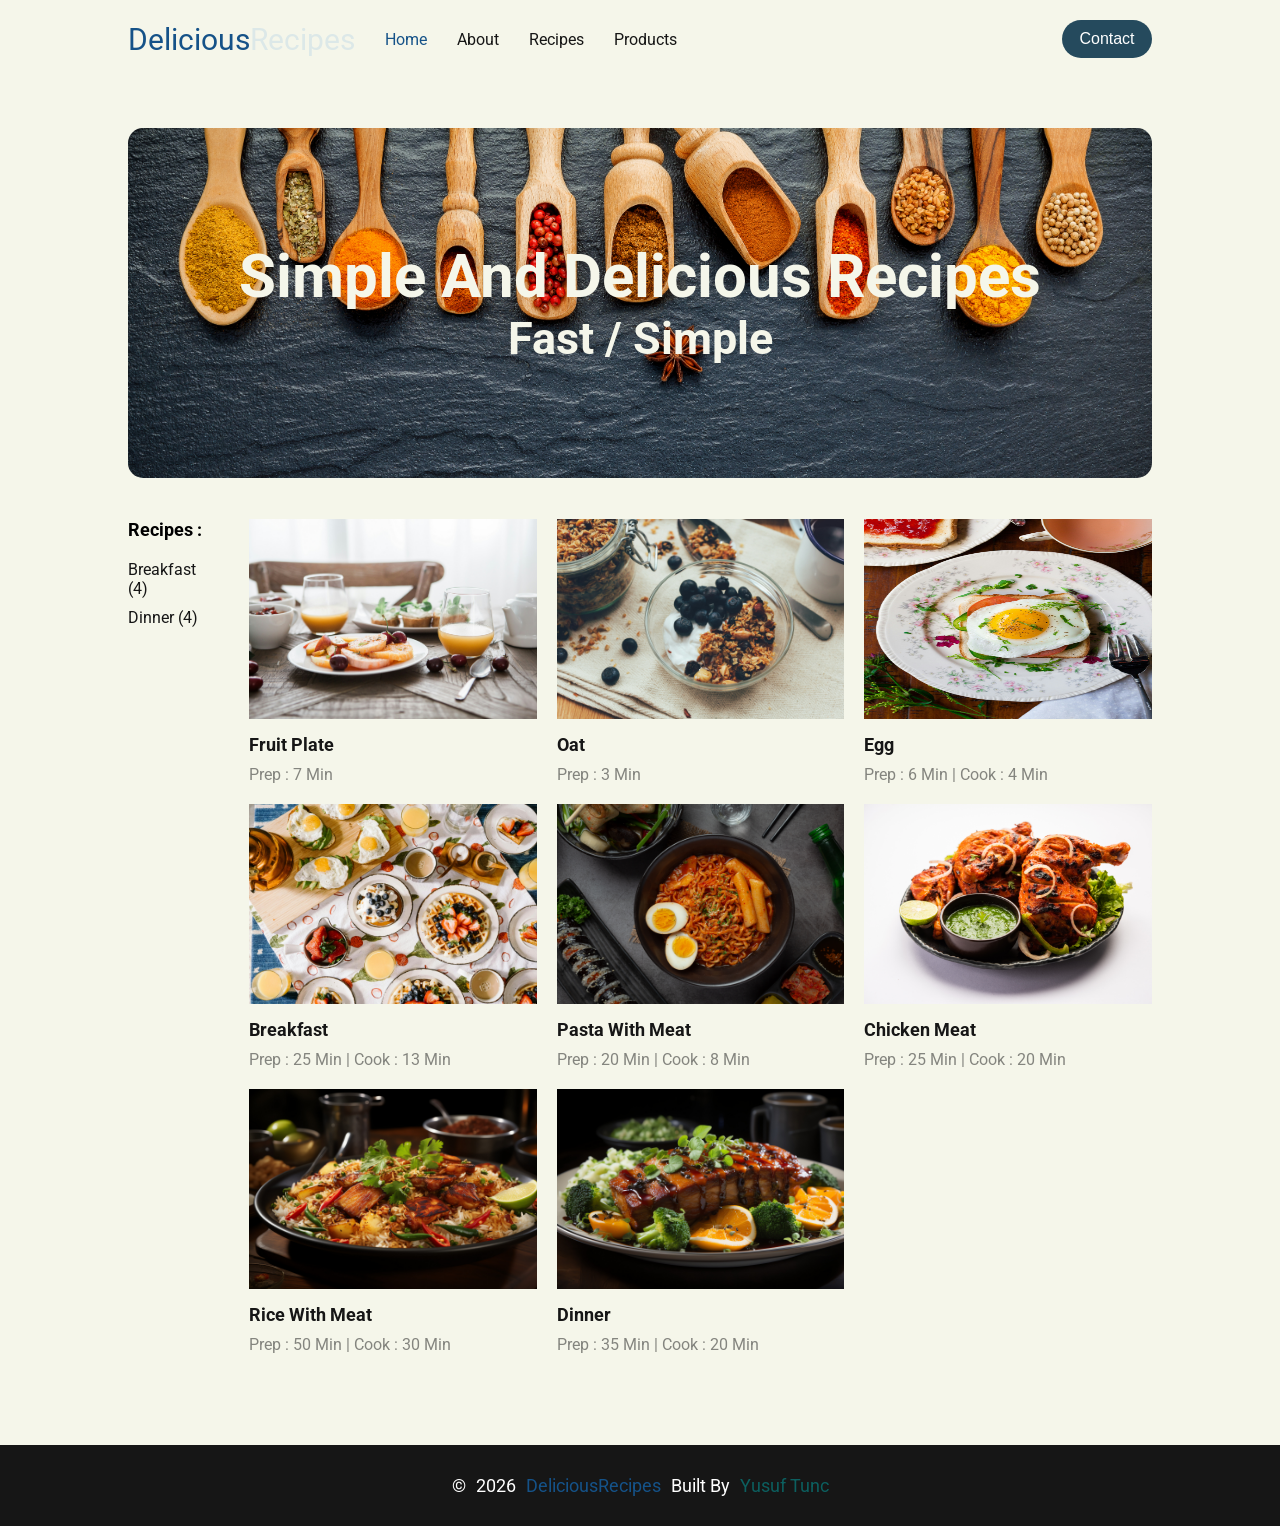
<file: Recipe-Website/index.html>
<!DOCTYPE html>
<html lang="en">

<head>
    <meta charset="UTF-8">
    <meta name="viewport" content="width=device-width, initial-scale=1.0">
    <title>Delicious Recipes</title>
    <!-- ? Css Add -->
    <link rel="stylesheet" href="./style/style.css">
    <!-- ? Css Add -->
    <!-- Favicon Add -->
    <link rel="shortcut icon" href="./images/logo.png" type="image/x-icon">
    <!-- Favicon Add -->
</head>

<body>

    <!--? Header And Navbar Start  -->
    <header>
        <nav class="navbar">
            <div class="nav-left-col">
                <a href="index.html" id="logo"><span>Delicious<span>Recipes</span></span></a>
                <ul class="nav-left-col-items">
                    <li><a href="index.html" class="active">Home</a></li>
                    <li><a href="about.html">About</a></li>
                    <li><a href="recipes.html">Recipes</a></li>
                    <li><a href="products.html">Products</a></li>
                </ul>
            </div>
            <div class="nav-right-col">
                <a href="contact.html"><button class="btn">Contact</button></a>
            </div>
            <a href="#" id="menu-click-list" class="bi bi-list"></a>
        </nav>
        <div class="menu-click-list-container">
            <ul class="menu-click-list-items">
                <li><a href="index.html" class="active">Home</a></li>
                <li><a href="about.html">About</a></li>
                <li><a href="recipes.html">Recipes</a></li>
                <li><a href="products.html">Products</a></li>
                <li><a href="contact.html" class="btn">Contact</a></li>
            </ul>
        </div>
    </header>
    <!--? Header And Navbar End  -->

    <!--! Main Content Start  -->
    <main class="main-page">
        <div class="main-image">
            <a href="index.html">
                <h1>Simple And Delicious Recipes</h1>
                <h2>Fast / Simple</h2>
            </a>
        </div>
        <div class="main-container">
            <div class="main-content">
                <div class="card">
                    <a href="./Food's/break-1.html"><img src="./images/assets/Breakfast/break-1.jpg" alt="food img">
                        <div class="food-name">
                            <span>Fruit Plate</span>
                            <p>Prep : 7 Min </p>
                        </div>
                    </a>
                </div>
                <div class="card">
                    <a href="./Food's/break-2.html"><img src="./images/assets/Breakfast/break-2.jpg" alt="food img">
                        <div class="food-name">
                            <span>oat</span>
                            <p>Prep : 3 Min </p>

                        </div>
                    </a>
                </div>
                <div class="card">
                    <a href="./Food's/break-3.html"> <img src="./images/assets/Breakfast/break-3.jpg" alt="food img">
                        <div class="food-name">
                            <span>Egg</span>
                            <p>Prep : 6 Min | Cook : 4 Min</p>
                        </div>
                    </a>
                </div>
                <div class="card">
                    <a href="./Food's/break-4.html"><img src="./images/assets/Breakfast/break-4.jpg" alt="food img">
                        <div class="food-name">
                            <span>Breakfast</span>
                            <p>Prep : 25 Min | Cook : 13 Min</p>
                        </div>
                    </a>
                </div>
                <div class="card">
                    <a href="./Food's/food-1.html"><img src="./images/assets/Main Foods/food-1.png" alt="food img">
                        <div class="food-name">
                            <span>pasta with meat</span>
                            <p>Prep : 20 Min | Cook : 8 Min</p>

                        </div>
                    </a>
                </div>
                <div class="card">
                    <a href="./Food's/food-2.html"><img src="./images/assets/Main Foods/food-2.png" alt="food img">
                        <div class="food-name">
                            <span>chicken meat</span>
                            <p>Prep : 25 Min | Cook : 20 Min</p>
                        </div>
                    </a>
                </div>
                <div class="card">
                    <a href="./Food's/food-3.html"><img src="./images/assets/Main Foods/food-3.png" alt="food img">
                        <div class="food-name">
                            <span>rice with meat</span>
                            <p>Prep : 50 Min | Cook : 30 Min</p>
                        </div>
                    </a>
                </div>
                <div class="card">
                    <a href="./Food's/food-4.html"><img src="./images/assets/Main Foods/food-4.png" alt="food img">
                        <div class="food-name">
                            <span>Dinner</span>
                            <p>Prep : 35 Min | Cook : 20 Min</p>
                        </div>
                    </a>
                </div>

            </div>
            <div class="main-info">
                <h3>Recipes :</h3>
                <ul class="main-info-items">
                    <li><a href="recipes.html">Breakfast (4)</a></li>
                    <li><a href="recipes.html">Dinner (4)</a></li>
                </ul>
            </div>
        </div>
    </main>
    <!--! Main Content End  -->
    <!-- ? Footer Start -->
    <footer>
        <span>©</span><span id="date"></span><span><a href="index.html">DeliciousRecipes</a></span><span>Built
            by</span><span><a href="https://github.com/YusufTncc" target="_blank">Yusuf Tunc</a></span>
    </footer>
    <!-- ? Footer End -->







    <!-- ! Js Codes İnsert -->
    <script src="./script/script.js"></script>
    <!-- ! Js Codes İnsert -->
</body>

</html>
</file>
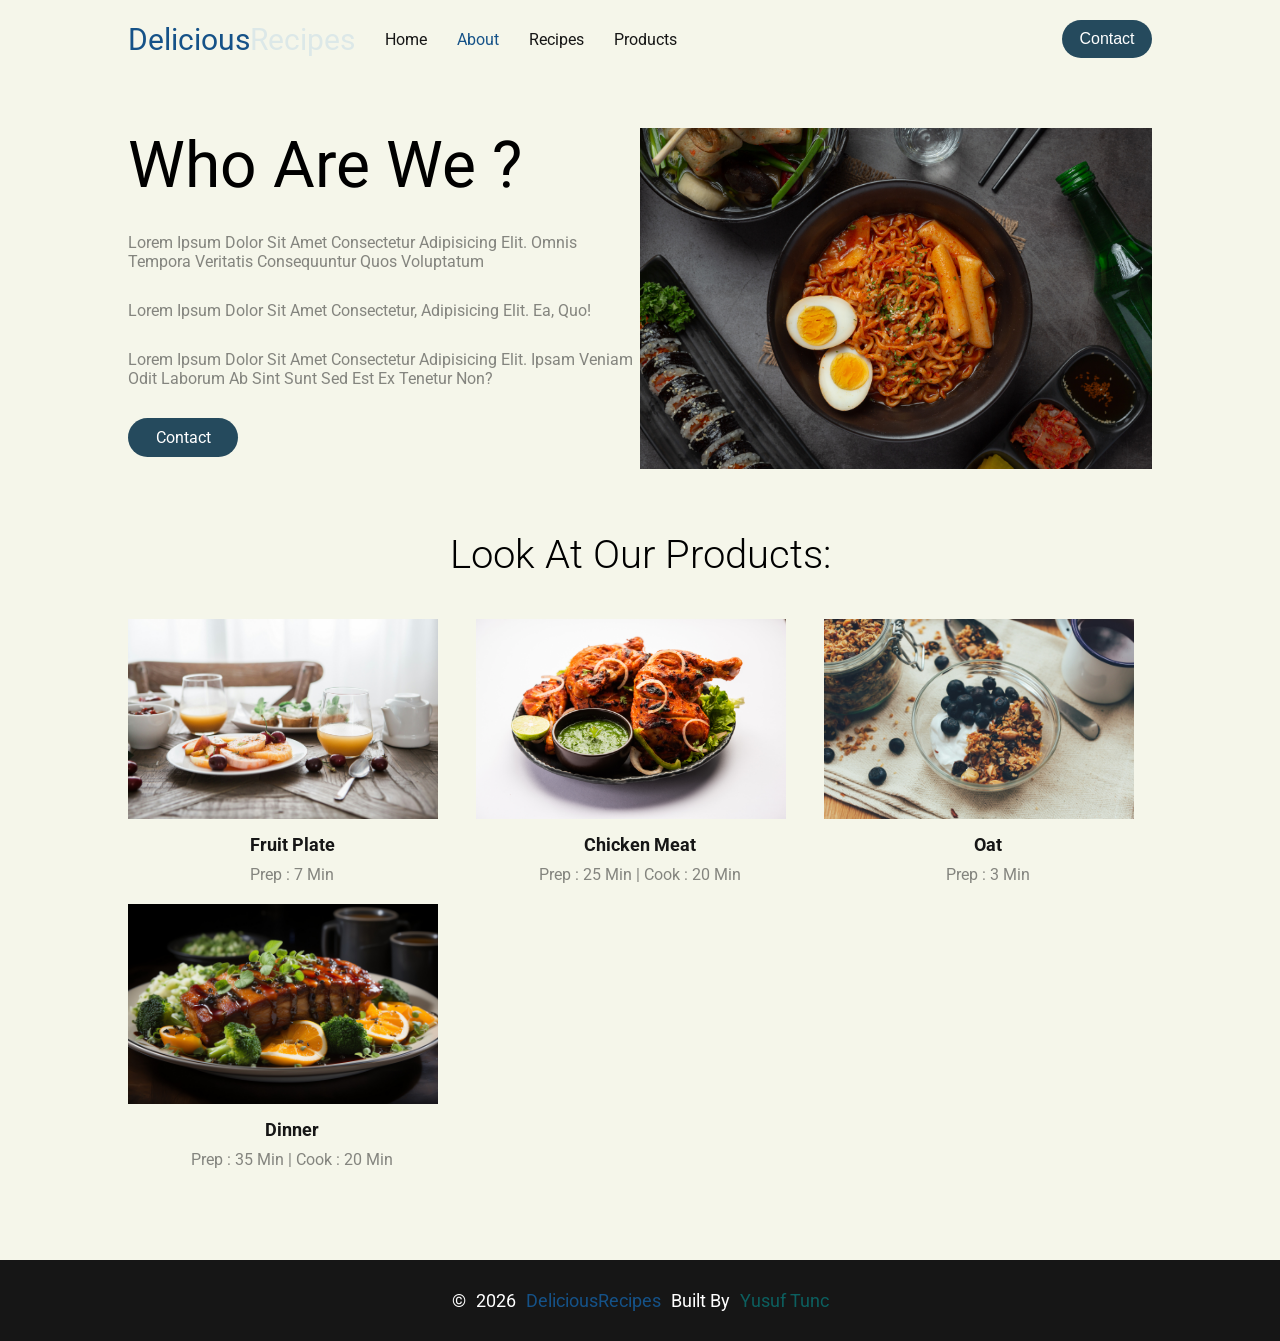
<file: Recipe-Website/about.html>
<!DOCTYPE html>
<html lang="en">

<head>
    <meta charset="UTF-8">
    <meta name="viewport" content="width=device-width, initial-scale=1.0">
    <title>Delicious Recipes | About </title>
    <!-- ? Css Add -->
    <link rel="stylesheet" href="./style/style.css">
    <!-- ? Css Add -->
    <!-- Favicon Add -->
    <link rel="shortcut icon" href="./images/logo.png" type="image/x-icon">
    <!-- Favicon Add -->
</head>

<body>

    <!--? Header And Navbar Start  -->
    <header>
        <nav class="navbar">
            <div class="nav-left-col">
                <a href="index.html" id="logo"><span>Delicious<span>Recipes</span></span></a>
                <ul class="nav-left-col-items">
                    <li><a href="index.html">Home</a></li>
                    <li><a href="about.html" class="active">About</a></li>
                    <li><a href="recipes.html">Recipes</a></li>
                    <li><a href="products.html">Products</a></li>
                </ul>
            </div>
            <div class="nav-right-col">
                <a href="contact.html"><button class="btn">Contact</button></a>
            </div>
            <a href="#" id="menu-click-list" class="bi bi-list"></a>
        </nav>
        <div class="menu-click-list-container">
            <ul class="menu-click-list-items">
                <li><a href="index.html">Home</a></li>
                <li><a href="about.html" class="active">About</a></li>
                <li><a href="recipes.html">Recipes</a></li>
                <li><a href="products.html">Products</a></li>
                <li><a href="contact.html" class="btn">Contact</a></li>
            </ul>
        </div>
    </header>
    <!--? Header And Navbar End  -->

    <!--! About Section Start  -->
    <section class="about">
        <div class="section-container">
            <div class="section-left-col">
                <h2>Who Are We ?</h2>
                <p>Lorem ipsum dolor sit amet consectetur adipisicing elit. Omnis tempora veritatis consequuntur quos
                    voluptatum</p>
                <p>Lorem ipsum dolor sit amet consectetur, adipisicing elit. Ea, quo!</p>
                <p>Lorem ipsum dolor sit amet consectetur adipisicing elit. Ipsam veniam odit laborum ab sint sunt sed
                    est ex tenetur non?</p>
                <a href="contact.html" class="btn">Contact</a>
            </div>
            <div class="section-right-col">
                <img src="./images/assets/Main Foods/food-1.png" alt="food-image">
            </div>
        </div>
        <div class="about-footer">
            <h2>Look At Our Products:</h2>
            <div class="main-container">
                <div class="main-content">
                    <div class="card">
                        <a href="./Food's/break-1.html"><img src="./images/assets/Breakfast/break-1.jpg" alt="food img">
                            <div class="food-name">
                                <span>Fruit Plate</span>
                                <p>Prep : 7 Min </p>
                            </div>
                        </a>
                    </div>
                    <div class="card">
                        <a href="./Food's/food-2.html"><img src="./images/assets/Main Foods/food-2.png" alt="food img">
                            <div class="food-name">
                                <span>chicken meat</span>
                                <p>Prep : 25 Min | Cook : 20 Min</p>
                            </div>
                        </a>
                    </div>
                    <div class="card">
                        <a href="./Food's/break-2.html"><img src="./images/assets/Breakfast/break-2.jpg" alt="food img">
                            <div class="food-name">
                                <span>oat</span>
                                <p>Prep : 3 Min</p>
                            </div>
                        </a>
                    </div>
                    <div class="card">
                        <a href="./Food's/food-4.html"><img src="./images/assets/Main Foods/food-4.png" alt="food img">
                            <div class="food-name">
                                <span>Dinner</span>
                                <p>Prep : 35 Min | Cook : 20 Min</p>
                            </div>
                        </a>
                    </div>
                </div>
            </div>
        </div>
    </section>
    <!--! About Section End  -->
    <!-- ? Footer Start -->
    <footer>
        <span>©</span><span id="date"></span><span><a href="index.html">DeliciousRecipes</a></span><span>Built
            by</span><span><a href="https://github.com/YusufTncc" target="_blank">Yusuf Tunc</a></span>
    </footer>
    <!-- ? Footer End -->







    <!-- ! Js Codes İnsert -->
    <script src="./script/script.js"></script>
    <!-- ! Js Codes İnsert -->
</body>

</html>
</file>
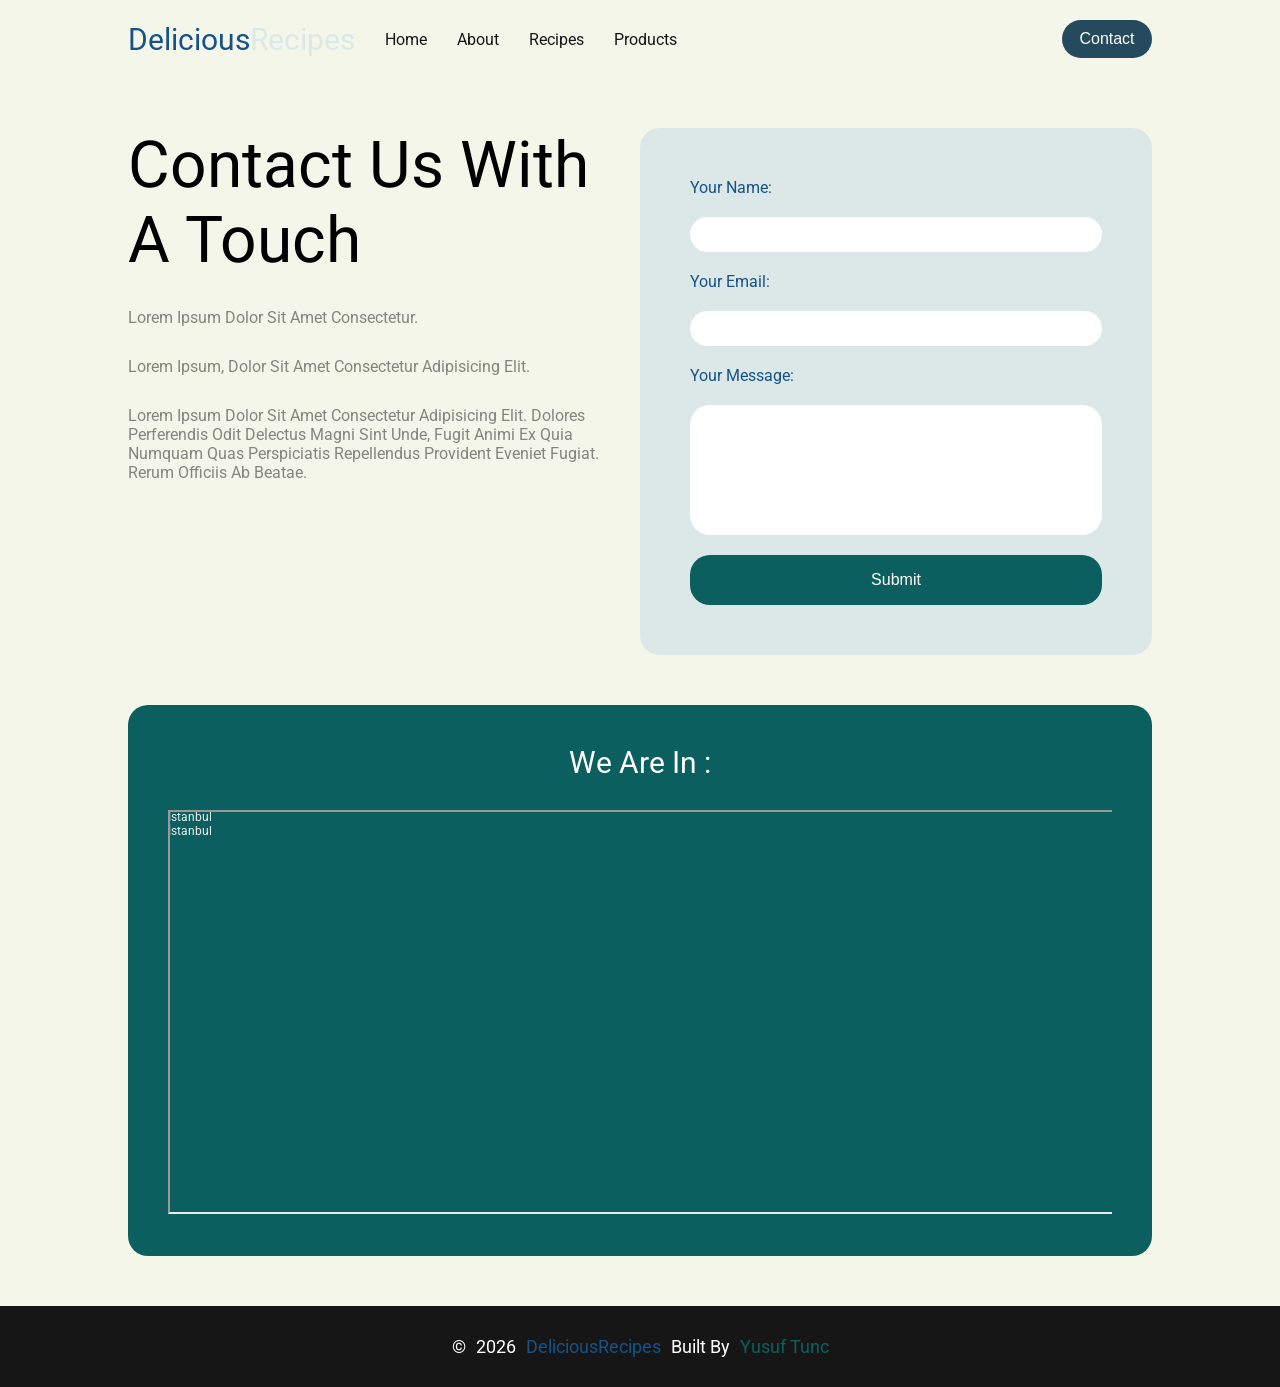
<file: Recipe-Website/contact.html>
<!DOCTYPE html>
<html lang="en">

<head>
    <meta charset="UTF-8">
    <meta name="viewport" content="width=device-width, initial-scale=1.0">
    <title>Delicious Recipes | Contact </title>
    <!-- ? Css Add -->
    <link rel="stylesheet" href="./style/style.css">
    <!-- ? Css Add -->
    <!-- Favicon Add -->
    <link rel="shortcut icon" href="./images/logo.png" type="image/x-icon">
    <!-- Favicon Add -->
</head>

<body>

    <!--? Header And Navbar Start  -->
    <header>
        <nav class="navbar">
            <div class="nav-left-col">
                <a href="index.html" id="logo"><span>Delicious<span>Recipes</span></span></a>
                <ul class="nav-left-col-items">
                    <li><a href="index.html">Home</a></li>
                    <li><a href="about.html">About</a></li>
                    <li><a href="recipes.html">Recipes</a></li>
                    <li><a href="products.html">Products</a></li>
                </ul>
            </div>
            <div class="nav-right-col">
                <a href="contact.html"><button class="btn">Contact</button></a>
            </div>
            <a href="#" id="menu-click-list" class="bi bi-list"></a>
        </nav>
        <div class="menu-click-list-container">
            <ul class="menu-click-list-items">
                <li><a href="index.html">Home</a></li>
                <li><a href="about.html">About</a></li>
                <li><a href="recipes.html">Recipes</a></li>
                <li><a href="products.html">Products</a></li>
                <li><a href="contact.html" class="btn">Contact</a></li>
            </ul>
        </div>
    </header>
    <!--? Header And Navbar End  -->

    <!--! Contact Section Start  -->
    <section class="contact">
        <div class="section-container">
            <div class="section-left-col">
                <h2>contact us with a touch</h2>
                <p>Lorem ipsum dolor sit amet consectetur.</p>
                <p>Lorem ipsum, dolor sit amet consectetur adipisicing elit.</p>
                <p>Lorem ipsum dolor sit amet consectetur adipisicing elit. Dolores perferendis odit delectus magni sint
                    unde, fugit animi ex quia numquam quas perspiciatis repellendus provident eveniet fugiat. Rerum
                    officiis ab beatae.</p>
            </div>
            <div class="section-right-col">
                <form action="#">
                    <label for="name">Your Name:</label>
                    <input type="text" id="name">
                    <label for="email">Your Email:</label>
                    <input type="email" id="email">
                    <label for="msg">Your Message:</label>
                    <textarea id="msg"></textarea>
                    <input type="submit" class="btn">
                </form>
            </div>
        </div>
        <div class="contact-section-footer">
            <h2>We Are in :</h2>
            <div style="position:relative;overflow:hidden;"><a
                    href="https://yandex.com.tr/harita/11508/istanbul/?utm_medium=mapframe&utm_source=maps"
                    style="color:#eee;font-size:12px;position:absolute;top:0px;">İstanbul</a><a
                    href="https://yandex.com.tr/harita/geo/istanbul/2215936820/?ll=28.908447%2C41.014494&source=serp_navig&utm_medium=mapframe&utm_source=maps&z=10"
                    style="color:#eee;font-size:12px;position:absolute;top:14px;">İstanbul</a><iframe
                    src="https://yandex.com.tr/map-widget/v1/?ll=28.908447%2C41.014494&mode=search&ol=geo&ouri=ymapsbm1%3A%2F%2Fgeo%3Fdata%3DCgoyMjE1OTM2ODIwEhNUw7xya2l5ZSwgxLBzdGFuYnVsIgoNTtPnQRV9CyRC&source=serp_navig&z=10"
                    width="100%" height="400" frameborder="1" allowfullscreen="true"
                    style="position:relative;"></iframe></div>
        </div>
    </section>
    <!--! Contact Section End  -->
    <!-- ? Footer Start -->
    <footer>
        <span>©</span><span id="date"></span><span><a href="index.html">DeliciousRecipes</a></span><span>Built
            by</span><span><a href="https://github.com/YusufTncc" target="_blank">Yusuf Tunc</a></span>
    </footer>
    <!-- ? Footer End -->







    <!-- ! Js Codes İnsert -->
    <script src="./script/script.js"></script>
    <!-- ! Js Codes İnsert -->
</body>

</html>
</file>
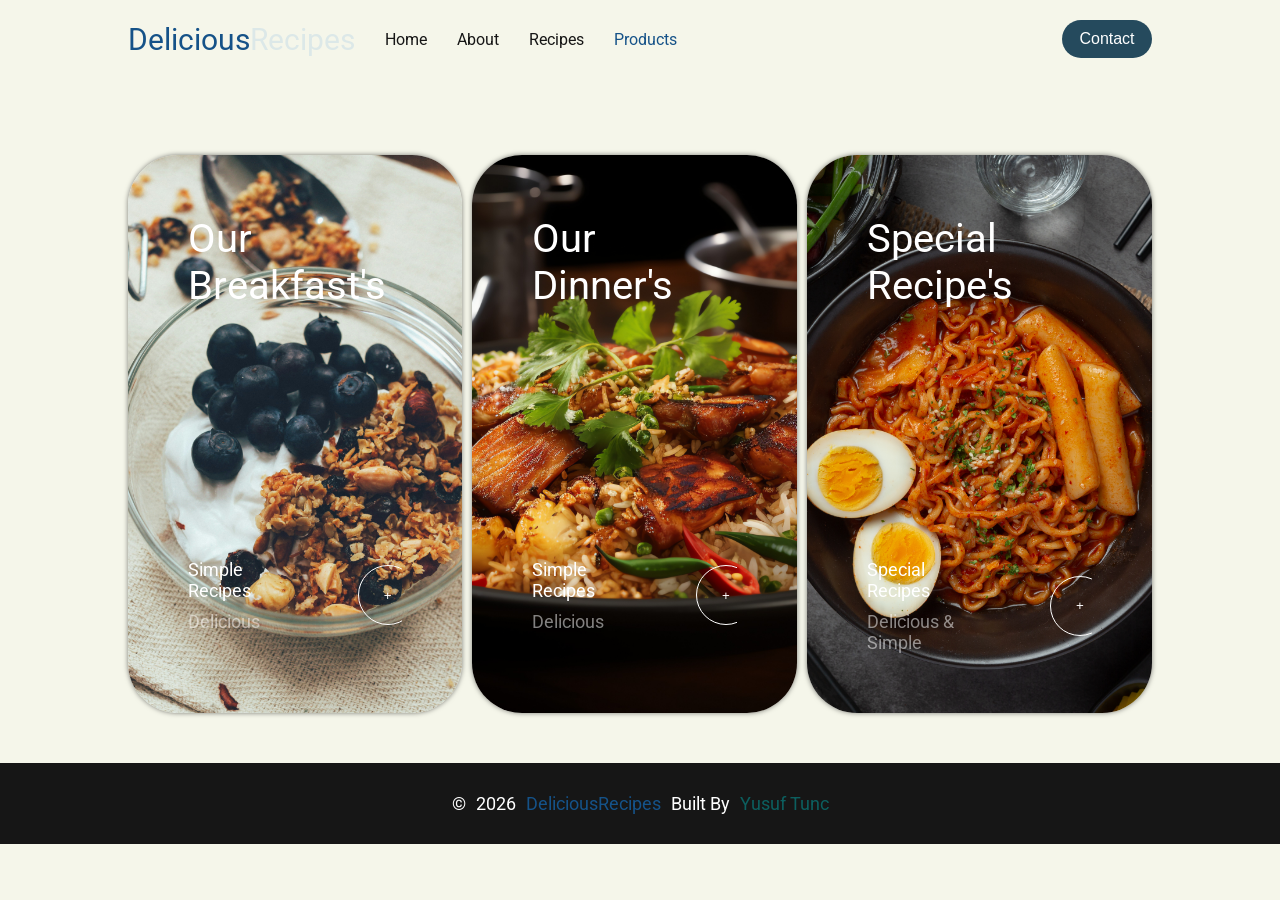
<file: Recipe-Website/products.html>
<!DOCTYPE html>
<html lang="en">

<head>
    <meta charset="UTF-8">
    <meta name="viewport" content="width=device-width, initial-scale=1.0">
    <title>Delicious Recipes | Products </title>
    <!-- ? Css Add -->
    <link rel="stylesheet" href="./style/style.css">
    <!-- ? Css Add -->
    <!-- Favicon Add -->
    <link rel="shortcut icon" href="./images/logo.png" type="image/x-icon">
    <!-- Favicon Add -->
</head>

<body>

    <!--? Header And Navbar Start  -->
    <header>
        <nav class="navbar">
            <div class="nav-left-col">
                <a href="index.html" id="logo"><span>Delicious<span>Recipes</span></span></a>
                <ul class="nav-left-col-items">
                    <li><a href="index.html">Home</a></li>
                    <li><a href="about.html">About</a></li>
                    <li><a href="recipes.html">Recipes</a></li>
                    <li><a href="products.html" class="active">Products</a></li>
                </ul>
            </div>
            <div class="nav-right-col">
                <a href="contact.html"><button class="btn">Contact</button></a>
            </div>
            <a href="#" id="menu-click-list" class="bi bi-list"></a>
        </nav>
        <div class="menu-click-list-container">
            <ul class="menu-click-list-items">
                <li><a href="index.html">Home</a></li>
                <li><a href="about.html">About</a></li>
                <li><a href="recipes.html">Recipes</a></li>
                <li><a href="products.html" class="active">Products</a></li>
                <li><a href="contact.html" class="btn">Contact</a></li>
            </ul>
        </div>
    </header>
    <!--? Header And Navbar End  -->

    <!--! Products Section Start  -->
    <section class="products-card-container">
        <div class="pcard pcard1">
            <div class="pcard-head">
                <h2>Our Breakfast's</h2>
            </div>
            <div class="pcard-footer">
                <div class="pcard-fcontent">
                    <p>Simple Recipes</p>
                    <span>Delicious</span>
                </div>
                <div><a href="recipes.html"><button class="pcard-footer-btn">+</button></a></div>
            </div>
        </div>
        <div class="pcard pcard2">
            <div class="pcard-head">
                <h2>Our Dinner's</h2>
            </div>
            <div class="pcard-footer">
                <div class="pcard-fcontent">
                    <p>Simple Recipes</p>
                    <span>Delicious</span>
                </div>
                <div><a href="recipes.html"><button class="pcard-footer-btn">+</button></a></div>
            </div>
        </div>
        <div class="pcard pcard3">
            <div class="pcard-head">
                <h2>Special Recipe's</h2>
            </div>
            <div class="pcard-footer">
                <div class="pcard-fcontent">
                    <p>Special Recipes</p>
                    <span>Delicious & Simple</span>
                </div>
                <div><a href="recipes.html"><button class="pcard-footer-btn">+</button></a></div>
            </div>
        </div>
    </section>
    <!--!  Products Section End  -->
    <!-- ? Footer Start -->
    <footer>
        <span>©</span><span id="date"></span><span><a href="index.html">DeliciousRecipes</a></span><span>Built
            by</span><span><a href="https://github.com/YusufTncc" target="_blank">Yusuf Tunc</a></span>
    </footer>
    <!-- ? Footer End -->







    <!-- ! Js Codes İnsert -->
    <script src="./script/script.js"></script>
    <!-- ! Js Codes İnsert -->
</body>

</html>
</file>
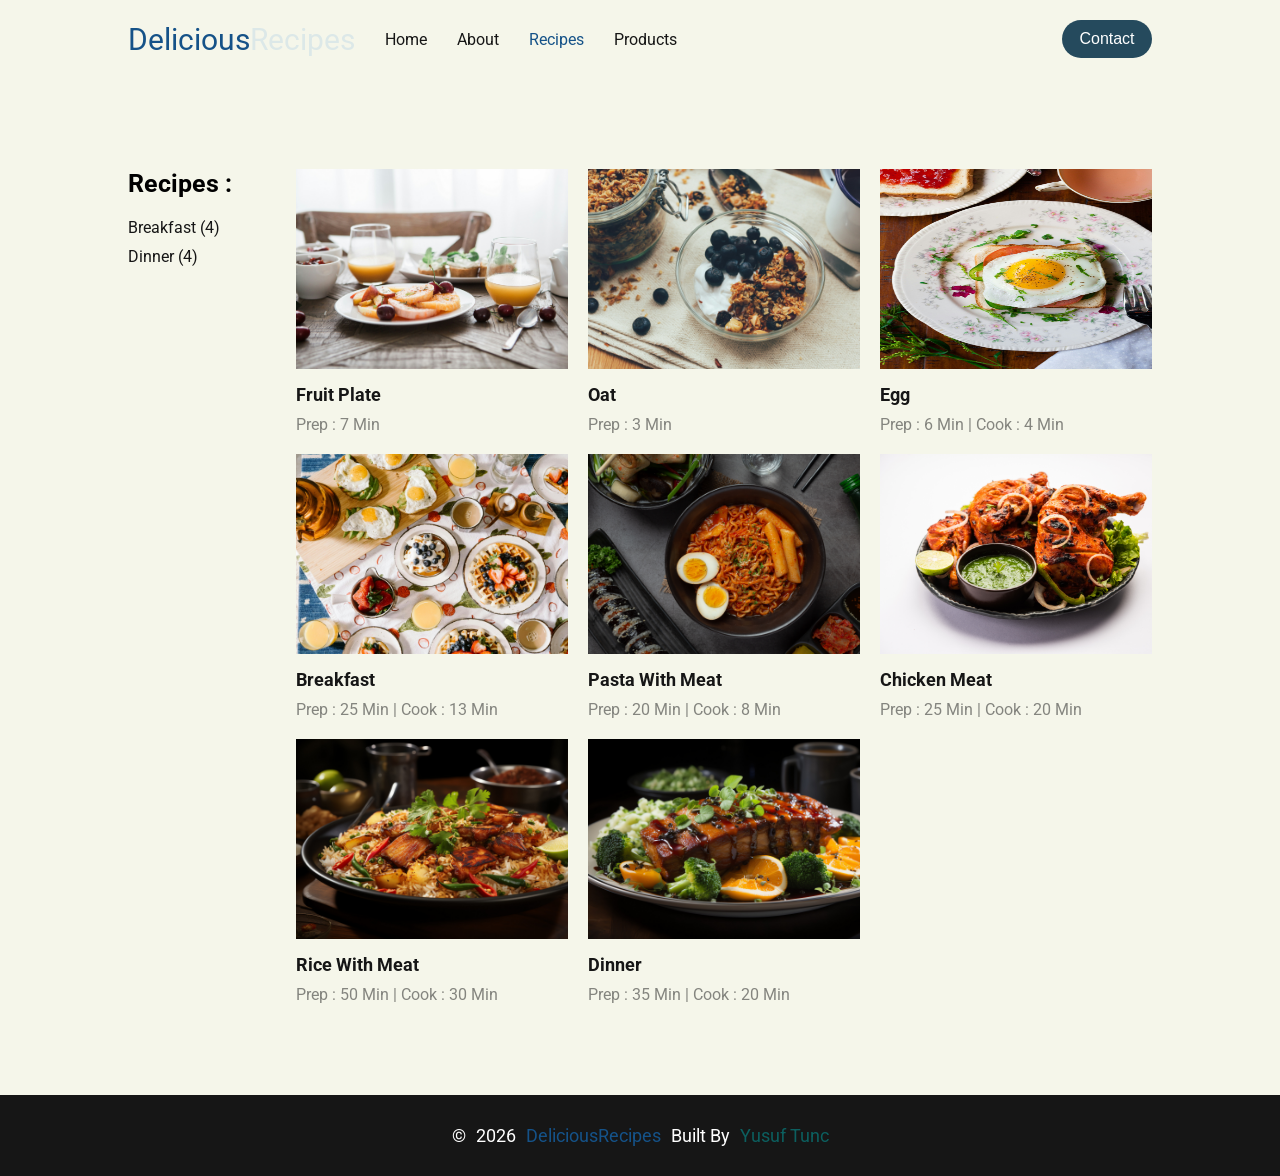
<file: Recipe-Website/recipes.html>
<!DOCTYPE html>
<html lang="en">

<head>
    <meta charset="UTF-8">
    <meta name="viewport" content="width=device-width, initial-scale=1.0">
    <title>Delicious Recipes | Recipes </title>
    <!-- ? Css Add -->
    <link rel="stylesheet" href="./style/style.css">
    <!-- ? Css Add -->
    <!-- Favicon Add -->
    <link rel="shortcut icon" href="./images/logo.png" type="image/x-icon">
    <!-- Favicon Add -->
</head>

<body>

    <!--? Header And Navbar Start  -->
    <header>
        <nav class="navbar">
            <div class="nav-left-col">
                <a href="index.html" id="logo"><span>Delicious<span>Recipes</span></span></a>
                <ul class="nav-left-col-items">
                    <li><a href="index.html">Home</a></li>
                    <li><a href="about.html">About</a></li>
                    <li><a href="recipes.html" class="active">Recipes</a></li>
                    <li><a href="products.html">Products</a></li>
                </ul>
            </div>
            <div class="nav-right-col">
                <a href="contact.html"><button class="btn">Contact</button></a>
            </div>
            <a href="#" id="menu-click-list" class="bi bi-list"></a>
        </nav>
        <div class="menu-click-list-container">
            <ul class="menu-click-list-items">
                <li><a href="index.html">Home</a></li>
                <li><a href="about.html">About</a></li>
                <li><a href="recipes.html" class="active">Recipes</a></li>
                <li><a href="products.html">Products</a></li>
                <li><a href="contact.html" class="btn">Contact</a></li>
            </ul>
        </div>
    </header>
    <!--? Header And Navbar End  -->

    <!--! Recipes Section Start  -->
    <section class="about">
        <div class="main-container" id="recipes-main-container">
            <div class="main-content">
                <div class="card">
                    <a href="./Food's/break-1.html"><img src="./images/assets/Breakfast/break-1.jpg" alt="food img">
                        <div class="food-name">
                            <span>Fruit Plate</span>
                            <p>Prep : 7 Min </p>
                        </div>
                    </a>
                </div>
                <div class="card">
                    <a href="./Food's/break-2.html"><img src="./images/assets/Breakfast/break-2.jpg" alt="food img">
                        <div class="food-name">
                            <span>oat</span>
                            <p>Prep : 3 Min </p>
                        </div>
                    </a>
                </div>
                <div class="card">
                    <a href="./Food's/break-3.html"> <img src="./images/assets/Breakfast/break-3.jpg" alt="food img">
                        <div class="food-name">
                            <span>Egg</span>
                            <p>Prep : 6 Min | Cook : 4 Min</p>
                        </div>
                    </a>
                </div>
                <div class="card">
                    <a href="./Food's/break-4.html"><img src="./images/assets/Breakfast/break-4.jpg" alt="food img">
                        <div class="food-name">
                            <span>Breakfast</span>
                            <p>Prep : 25 Min | Cook : 13 Min</p>
                        </div>
                    </a>
                </div>
                <div class="card">
                    <a href="./Food's/food-1.html"><img src="./images/assets/Main Foods/food-1.png" alt="food img">
                        <div class="food-name">
                            <span>pasta with meat</span>
                            <p>Prep : 20 Min | Cook : 8 Min</p>

                        </div>
                    </a>
                </div>
                <div class="card">
                    <a href="./Food's/food-2.html"><img src="./images/assets/Main Foods/food-2.png" alt="food img">
                        <div class="food-name">
                            <span>chicken meat</span>
                            <p>Prep : 25 Min | Cook : 20 Min</p>
                        </div>
                    </a>
                </div>
                <div class="card">
                    <a href="./Food's/food-3.html"><img src="./images/assets/Main Foods/food-3.png" alt="food img">
                        <div class="food-name">
                            <span>rice with meat</span>
                            <p>Prep : 50 Min | Cook : 30 Min</p>
                        </div>
                    </a>
                </div>
                <div class="card">
                    <a href="./Food's/food-4.html"><img src="./images/assets/Main Foods/food-4.png" alt="food img">
                        <div class="food-name">
                            <span>Dinner</span>
                            <p>Prep : 35 Min | Cook : 20 Min</p>
                        </div>
                    </a>
                </div>

            </div>
            <div class="main-info">
                <h3>Recipes :</h3>
                <ul class="main-info-items">
                    <li><a href="recipes.html">Breakfast (4)</a></li>
                    <li><a href="recipes.html">Dinner (4)</a></li>
                </ul>
            </div>
        </div>
    </section>
    <!--! Recipes Section End  -->
    <!-- ? Footer Start -->
    <footer>
        <span>©</span><span id="date"></span><span><a href="index.html">DeliciousRecipes</a></span><span>Built
            by</span><span><a href="https://github.com/YusufTncc" target="_blank">Yusuf Tunc</a></span>
    </footer>
    <!-- ? Footer End -->







    <!-- ! Js Codes İnsert -->
    <script src="./script/script.js"></script>
    <!-- ! Js Codes İnsert -->
</body>

</html>
</file>
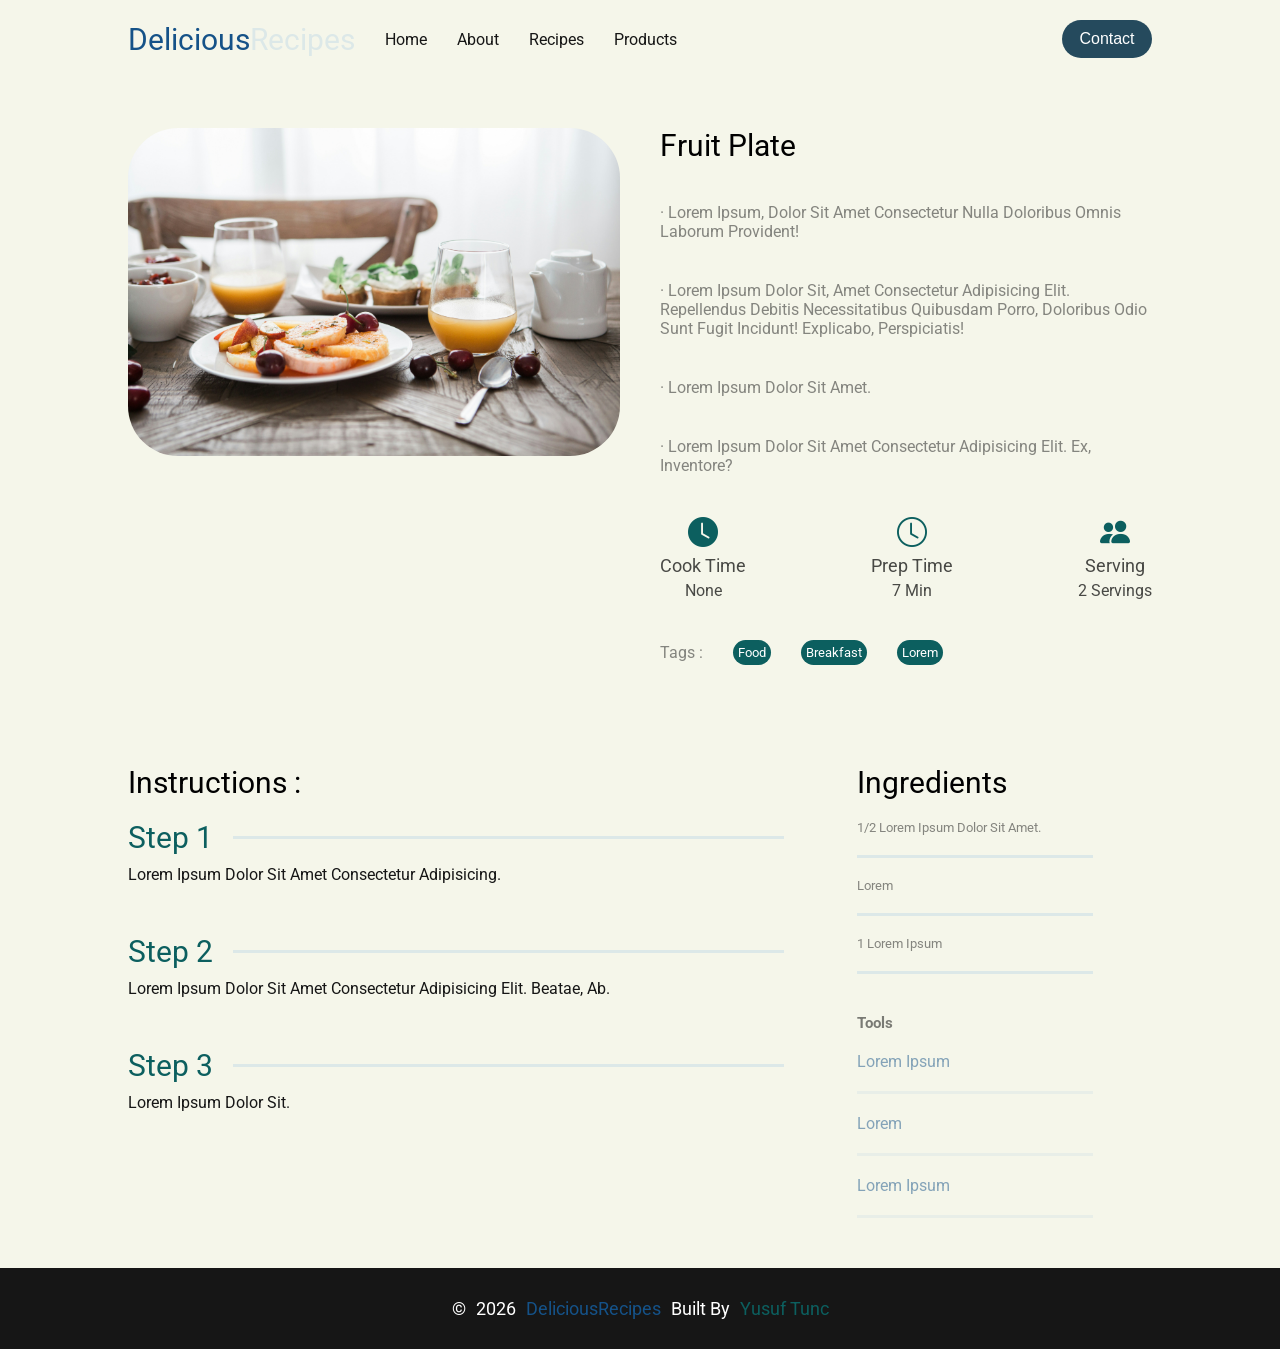
<file: Recipe-Website/Food's/break-1.html>
<!DOCTYPE html>
<html lang="en">

<head>
    <meta charset="UTF-8">
    <meta name="viewport" content="width=device-width, initial-scale=1.0">
    <title>Delicious Recipes | Food's </title>
    <!-- ? Css Add -->
    <link rel="stylesheet" href="../style/style.css">
    <!-- ? Css Add -->
    <!-- Favicon Add -->
    <link rel="shortcut icon" href="../images/logo.png" type="image/x-icon">
    <!-- Favicon Add -->
</head>

<body>

    <!--? Header And Navbar Start  -->
    <header>
        <nav class="navbar">
            <div class="nav-left-col">
                <a href="../index.html" id="logo"><span>Delicious<span>Recipes</span></span></a>
                <ul class="nav-left-col-items">
                    <li><a href="../index.html">Home</a></li>
                    <li><a href="../about.html">About</a></li>
                    <li><a href="../recipes.html">Recipes</a></li>
                    <li><a href="../products.html">Products</a></li>
                </ul>
            </div>
            <div class="nav-right-col">
                <a href="../contact.html"><button class="btn">Contact</button></a>
            </div>
            <a href="#" id="menu-click-list" class="bi bi-list"></a>
        </nav>
        <div class="menu-click-list-container">
            <ul class="menu-click-list-items">
                <li><a href="../index.html">Home</a></li>
                <li><a href="../about.html">About</a></li>
                <li><a href="../recipes.html">Recipes</a></li>
                <li><a href="../products.html">Products</a></li>
                <li><a href="../contact.html" class="btn">Contact</a></li>
            </ul>
        </div>
    </header>
    <!--? Header And Navbar End  -->

    <!--! Food Section Start  -->
<section class="single-recipe">
    <div class="single-recipe-head">
        <div class="single-recipe-hlcol">
            <img src="../images/assets/Breakfast/break-1.jpg" alt="foodimg">
        </div>
        <div class="single-recipe-hrcol">
            <h2>Fruit Plate</h2>
            <p>· Lorem ipsum, dolor sit amet consectetur Nulla doloribus omnis laborum provident!</p>
            <p>· Lorem ipsum dolor sit, amet consectetur adipisicing elit. Repellendus debitis necessitatibus quibusdam porro, doloribus odio sunt fugit incidunt! Explicabo, perspiciatis!</p>
            <p>· Lorem ipsum dolor sit amet.</p>
            <p>· Lorem ipsum dolor sit amet consectetur adipisicing elit. Ex, inventore?</p>
            <div class="recipe-info">
                <div class="info-items">
                    <i class="bi bi-clock-fill"></i>
                    <span>cook time</span>
                    <span>none</span>
                </div>
                <div class="info-items">
                    <i class="bi bi-clock"></i>
                    <span>prep time</span>
                    <span>7 min</span>
                </div>
                <div class="info-items">
                    <i class="bi bi-people-fill"></i>
                    <span>Serving</span>
                    <span>2 Servings</span>
                </div>
            </div>
            <div class="tags">
                <p>Tags :</p>
                <a href="#">Food</a>
                <a href="#">Breakfast</a>
                <a href="#">Lorem</a>
            </div>
        </div>
    </div>
    <div class="single-recipe-footer">
        <div class="single-recipe-flcol">
            <h3>Instructions :</h3>
         <div class="s-items-container">
            <div class="s-items">
                <div class="s-f-head">
                    <span>Step 1 </span>
                    <div class="line"></div>
                </div>
                <div class="s-footer">
                <p>Lorem ipsum dolor sit amet consectetur adipisicing.</p>
                </div>
              </div>
              <div class="s-items">
                <div class="s-f-head">
                    <span>Step 2 </span>
                    <div class="line"></div>
                </div>
                <div class="s-footer">
                <p>Lorem ipsum dolor sit amet consectetur adipisicing elit. Beatae, ab.</p>
                </div>
              </div>
              <div class="s-items">
                <div class="s-f-head">
                    <span>Step 3 </span>
                    <div class="line"></div>
                </div>
                <div class="s-footer">
                <p>Lorem ipsum dolor sit.</p>
                </div>
              </div>
         </div>
        </div>
        <div class="single-recipe-frcol">
            <div class="single-recipe-frcol-head">
                <h3>ingredients</h3>
                <p> 1/2 Lorem ipsum dolor sit amet.</p>
                <div class="line"></div>
                <p>  Lorem </p>
                <div class="line"></div>
                <p> 1 Lorem ipsum </p>
                <div class="line"></div>
            </div>
            <div class="single-recipe-frcol-footer">
                <h3>tools</h3>
                <p>Lorem ipsum</p>
                <div class="line"></div>
                <p>  Lorem </p>
                <div class="line"></div>
                <p>Lorem ipsum </p>
                <div class="line"></div>
            </div>
        </div>

    </div>
</section>
    <!--!  Food Section End  -->
    <!-- ? Footer Start -->
    <footer>
        <span>©</span><span id="date"></span><span><a href="../index.html">DeliciousRecipes</a></span><span>Built
            by</span><span><a href="https://github.com/YusufTncc" target="_blank">Yusuf Tunc</a></span>
    </footer>
    <!-- ? Footer End -->







    <!-- ! Js Codes İnsert -->
    <script src="../script/script.js"></script>
    <!-- ! Js Codes İnsert -->
</body>

</html>
</file>
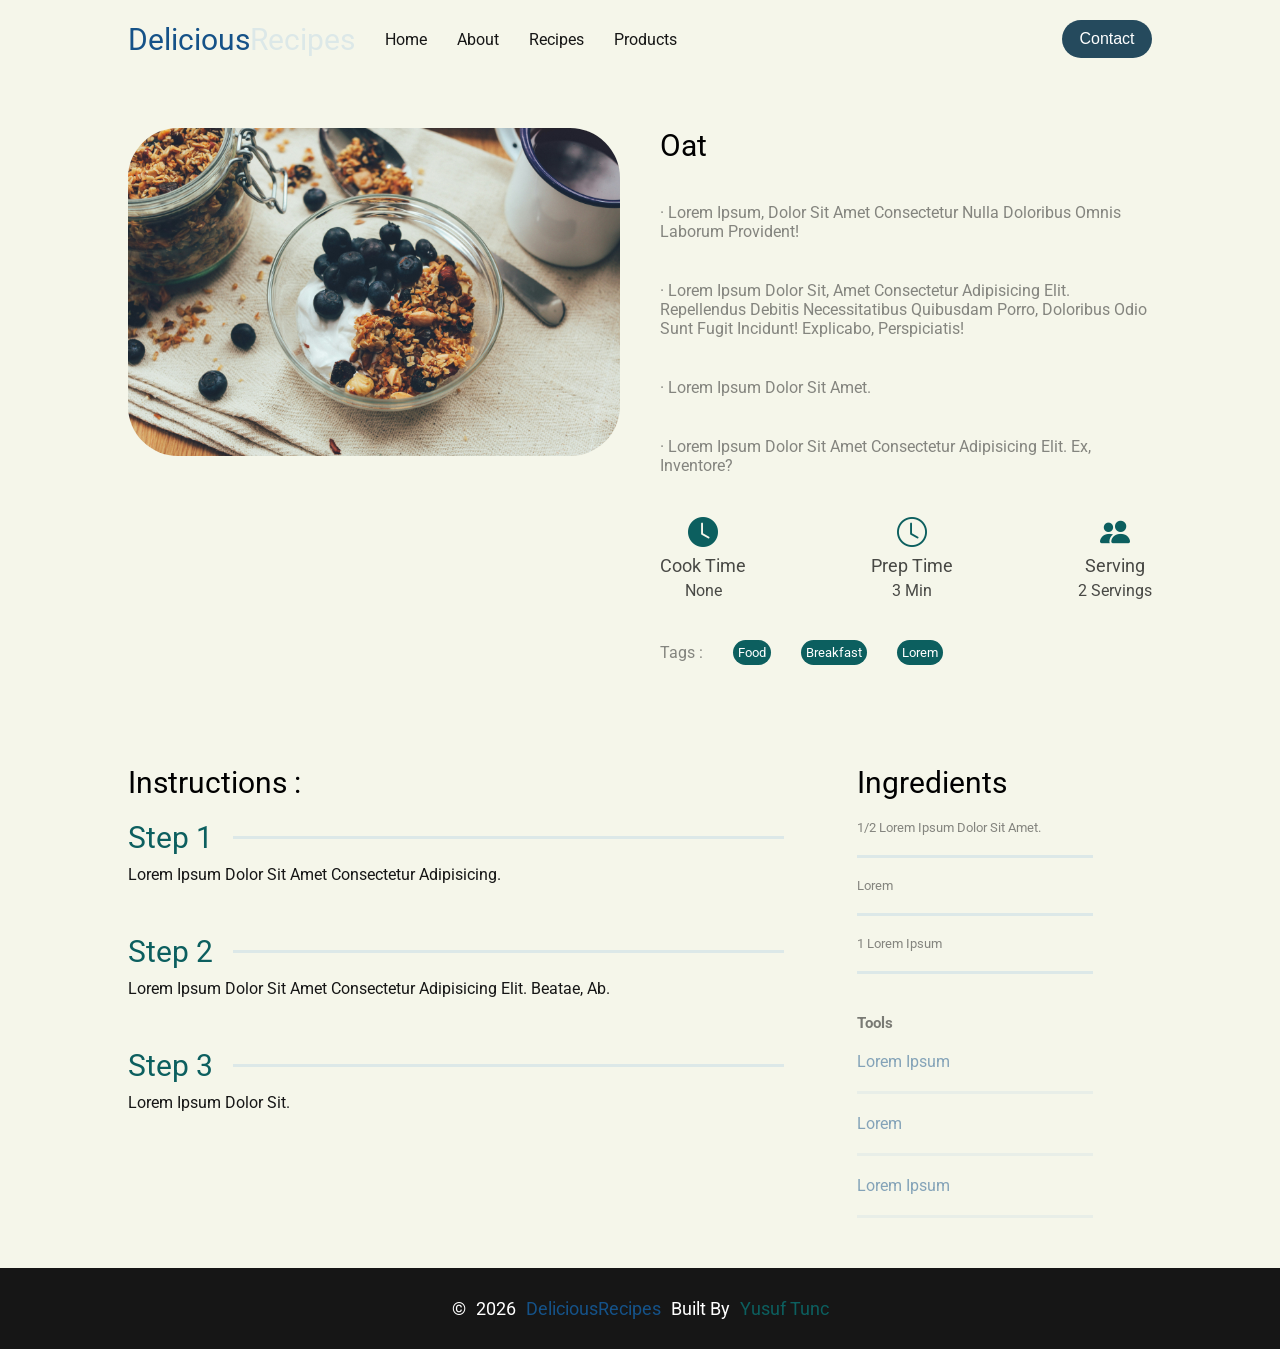
<file: Recipe-Website/Food's/break-2.html>
<!DOCTYPE html>
<html lang="en">

<head>
    <meta charset="UTF-8">
    <meta name="viewport" content="width=device-width, initial-scale=1.0">
    <title>Delicious Recipes | Food's </title>
    <!-- ? Css Add -->
    <link rel="stylesheet" href="../style/style.css">
    <!-- ? Css Add -->
    <!-- Favicon Add -->
    <link rel="shortcut icon" href="../images/logo.png" type="image/x-icon">
    <!-- Favicon Add -->
</head>

<body>

    <!--? Header And Navbar Start  -->
    <header>
        <nav class="navbar">
            <div class="nav-left-col">
                <a href="../index.html" id="logo"><span>Delicious<span>Recipes</span></span></a>
                <ul class="nav-left-col-items">
                    <li><a href="../index.html">Home</a></li>
                    <li><a href="../about.html">About</a></li>
                    <li><a href="../recipes.html">Recipes</a></li>
                    <li><a href="../products.html">Products</a></li>
                </ul>
            </div>
            <div class="nav-right-col">
                <a href="../contact.html"><button class="btn">Contact</button></a>
            </div>
            <a href="#" id="menu-click-list" class="bi bi-list"></a>
        </nav>
        <div class="menu-click-list-container">
            <ul class="menu-click-list-items">
                <li><a href="../index.html">Home</a></li>
                <li><a href="../about.html">About</a></li>
                <li><a href="../recipes.html">Recipes</a></li>
                <li><a href="../products.html">Products</a></li>
                <li><a href="../contact.html" class="btn">Contact</a></li>
            </ul>
        </div>
    </header>
    <!--? Header And Navbar End  -->

    <!--! Food Section Start  -->
<section class="single-recipe">
    <div class="single-recipe-head">
        <div class="single-recipe-hlcol">
            <img src="../images/assets/Breakfast/break-2.jpg" alt="foodimg">
        </div>
        <div class="single-recipe-hrcol">
            <h2>oat</h2>
            <p>· Lorem ipsum, dolor sit amet consectetur Nulla doloribus omnis laborum provident!</p>
            <p>· Lorem ipsum dolor sit, amet consectetur adipisicing elit. Repellendus debitis necessitatibus quibusdam porro, doloribus odio sunt fugit incidunt! Explicabo, perspiciatis!</p>
            <p>· Lorem ipsum dolor sit amet.</p>
            <p>· Lorem ipsum dolor sit amet consectetur adipisicing elit. Ex, inventore?</p>
            <div class="recipe-info">
                <div class="info-items">
                    <i class="bi bi-clock-fill"></i>
                    <span>cook time</span>
                    <span>none</span>
                </div>
                <div class="info-items">
                    <i class="bi bi-clock"></i>
                    <span>prep time</span>
                    <span>3 min</span>
                </div>
                <div class="info-items">
                    <i class="bi bi-people-fill"></i>
                    <span>Serving</span>
                    <span>2 Servings</span>
                </div>
            </div>
            <div class="tags">
                <p>Tags :</p>
                <a href="#">Food</a>
                <a href="#">Breakfast</a>
                <a href="#">Lorem</a>
            </div>
        </div>
    </div>
    <div class="single-recipe-footer">
        <div class="single-recipe-flcol">
            <h3>Instructions :</h3>
         <div class="s-items-container">
            <div class="s-items">
                <div class="s-f-head">
                    <span>Step 1 </span>
                    <div class="line"></div>
                </div>
                <div class="s-footer">
                <p>Lorem ipsum dolor sit amet consectetur adipisicing.</p>
                </div>
              </div>
              <div class="s-items">
                <div class="s-f-head">
                    <span>Step 2 </span>
                    <div class="line"></div>
                </div>
                <div class="s-footer">
                <p>Lorem ipsum dolor sit amet consectetur adipisicing elit. Beatae, ab.</p>
                </div>
              </div>
              <div class="s-items">
                <div class="s-f-head">
                    <span>Step 3 </span>
                    <div class="line"></div>
                </div>
                <div class="s-footer">
                <p>Lorem ipsum dolor sit.</p>
                </div>
              </div>
         </div>
        </div>
        <div class="single-recipe-frcol">
            <div class="single-recipe-frcol-head">
                <h3>ingredients</h3>
                <p> 1/2 Lorem ipsum dolor sit amet.</p>
                <div class="line"></div>
                <p>  Lorem </p>
                <div class="line"></div>
                <p> 1 Lorem ipsum </p>
                <div class="line"></div>
            </div>
            <div class="single-recipe-frcol-footer">
                <h3>tools</h3>
                <p>Lorem ipsum</p>
                <div class="line"></div>
                <p>  Lorem </p>
                <div class="line"></div>
                <p>Lorem ipsum </p>
                <div class="line"></div>
            </div>
        </div>

    </div>
</section>
    <!--!  Food Section End  -->
    <!-- ? Footer Start -->
    <footer>
        <span>©</span><span id="date"></span><span><a href="../index.html">DeliciousRecipes</a></span><span>Built
            by</span><span><a href="https://github.com/YusufTncc" target="_blank">Yusuf Tunc</a></span>
    </footer>
    <!-- ? Footer End -->







    <!-- ! Js Codes İnsert -->
    <script src="../script/script.js"></script>
    <!-- ! Js Codes İnsert -->
</body>

</html>
</file>
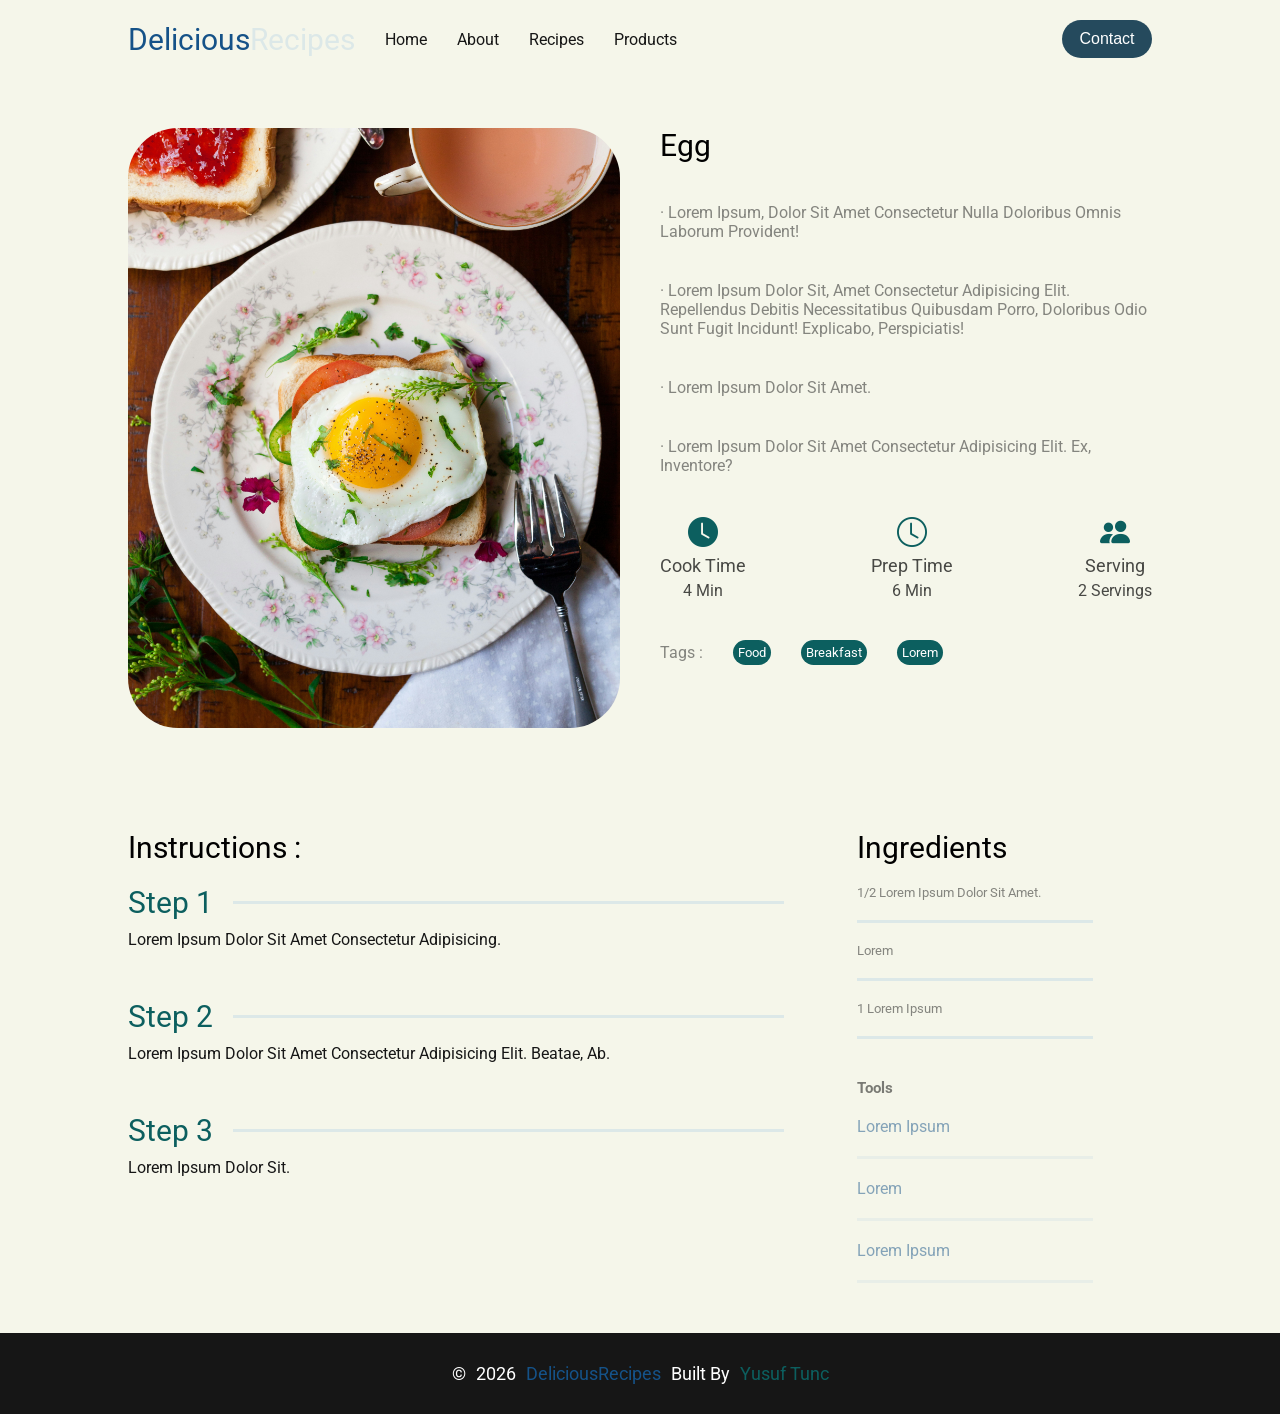
<file: Recipe-Website/Food's/break-3.html>
<!DOCTYPE html>
<html lang="en">

<head>
    <meta charset="UTF-8">
    <meta name="viewport" content="width=device-width, initial-scale=1.0">
    <title>Delicious Recipes | Food's </title>
    <!-- ? Css Add -->
    <link rel="stylesheet" href="../style/style.css">
    <!-- ? Css Add -->
    <!-- Favicon Add -->
    <link rel="shortcut icon" href="../images/logo.png" type="image/x-icon">
    <!-- Favicon Add -->
</head>

<body>

    <!--? Header And Navbar Start  -->
    <header>
        <nav class="navbar">
            <div class="nav-left-col">
                <a href="../index.html" id="logo"><span>Delicious<span>Recipes</span></span></a>
                <ul class="nav-left-col-items">
                    <li><a href="../index.html">Home</a></li>
                    <li><a href="../about.html">About</a></li>
                    <li><a href="../recipes.html">Recipes</a></li>
                    <li><a href="../products.html">Products</a></li>
                </ul>
            </div>
            <div class="nav-right-col">
                <a href="../contact.html"><button class="btn">Contact</button></a>
            </div>
            <a href="#" id="menu-click-list" class="bi bi-list"></a>
        </nav>
        <div class="menu-click-list-container">
            <ul class="menu-click-list-items">
                <li><a href="../index.html">Home</a></li>
                <li><a href="../about.html">About</a></li>
                <li><a href="../recipes.html">Recipes</a></li>
                <li><a href="../products.html">Products</a></li>
                <li><a href="../contact.html" class="btn">Contact</a></li>
            </ul>
        </div>
    </header>
    <!--? Header And Navbar End  -->

    <!--! Food Section Start  -->
<section class="single-recipe">
    <div class="single-recipe-head">
        <div class="single-recipe-hlcol">
            <img src="../images/assets/Breakfast/break-3.jpg" alt="foodimg">
        </div>
        <div class="single-recipe-hrcol">
            <h2>egg</h2>
            <p>· Lorem ipsum, dolor sit amet consectetur Nulla doloribus omnis laborum provident!</p>
            <p>· Lorem ipsum dolor sit, amet consectetur adipisicing elit. Repellendus debitis necessitatibus quibusdam porro, doloribus odio sunt fugit incidunt! Explicabo, perspiciatis!</p>
            <p>· Lorem ipsum dolor sit amet.</p>
            <p>· Lorem ipsum dolor sit amet consectetur adipisicing elit. Ex, inventore?</p>
            <div class="recipe-info">
                <div class="info-items">
                    <i class="bi bi-clock-fill"></i>
                    <span>cook time</span>
                    <span>4 min</span>
                </div>
                <div class="info-items">
                    <i class="bi bi-clock"></i>
                    <span>prep time</span>
                    <span>6 min</span>
                </div>
                <div class="info-items">
                    <i class="bi bi-people-fill"></i>
                    <span>Serving</span>
                    <span>2 Servings</span>
                </div>
            </div>
            <div class="tags">
                <p>Tags :</p>
                <a href="#">Food</a>
                <a href="#">Breakfast</a>
                <a href="#">Lorem</a>
            </div>
        </div>
    </div>
    <div class="single-recipe-footer">
        <div class="single-recipe-flcol">
            <h3>Instructions :</h3>
         <div class="s-items-container">
            <div class="s-items">
                <div class="s-f-head">
                    <span>Step 1 </span>
                    <div class="line"></div>
                </div>
                <div class="s-footer">
                <p>Lorem ipsum dolor sit amet consectetur adipisicing.</p>
                </div>
              </div>
              <div class="s-items">
                <div class="s-f-head">
                    <span>Step 2 </span>
                    <div class="line"></div>
                </div>
                <div class="s-footer">
                <p>Lorem ipsum dolor sit amet consectetur adipisicing elit. Beatae, ab.</p>
                </div>
              </div>
              <div class="s-items">
                <div class="s-f-head">
                    <span>Step 3 </span>
                    <div class="line"></div>
                </div>
                <div class="s-footer">
                <p>Lorem ipsum dolor sit.</p>
                </div>
              </div>
         </div>
        </div>
        <div class="single-recipe-frcol">
            <div class="single-recipe-frcol-head">
                <h3>ingredients</h3>
                <p> 1/2 Lorem ipsum dolor sit amet.</p>
                <div class="line"></div>
                <p>  Lorem </p>
                <div class="line"></div>
                <p> 1 Lorem ipsum </p>
                <div class="line"></div>
            </div>
            <div class="single-recipe-frcol-footer">
                <h3>tools</h3>
                <p>Lorem ipsum</p>
                <div class="line"></div>
                <p>  Lorem </p>
                <div class="line"></div>
                <p>Lorem ipsum </p>
                <div class="line"></div>
            </div>
        </div>

    </div>
</section>
    <!--!  Food Section End  -->
    <!-- ? Footer Start -->
    <footer>
        <span>©</span><span id="date"></span><span><a href="../index.html">DeliciousRecipes</a></span><span>Built
            by</span><span><a href="https://github.com/YusufTncc" target="_blank">Yusuf Tunc</a></span>
    </footer>
    <!-- ? Footer End -->







    <!-- ! Js Codes İnsert -->
    <script src="../script/script.js"></script>
    <!-- ! Js Codes İnsert -->
</body>

</html>
</file>
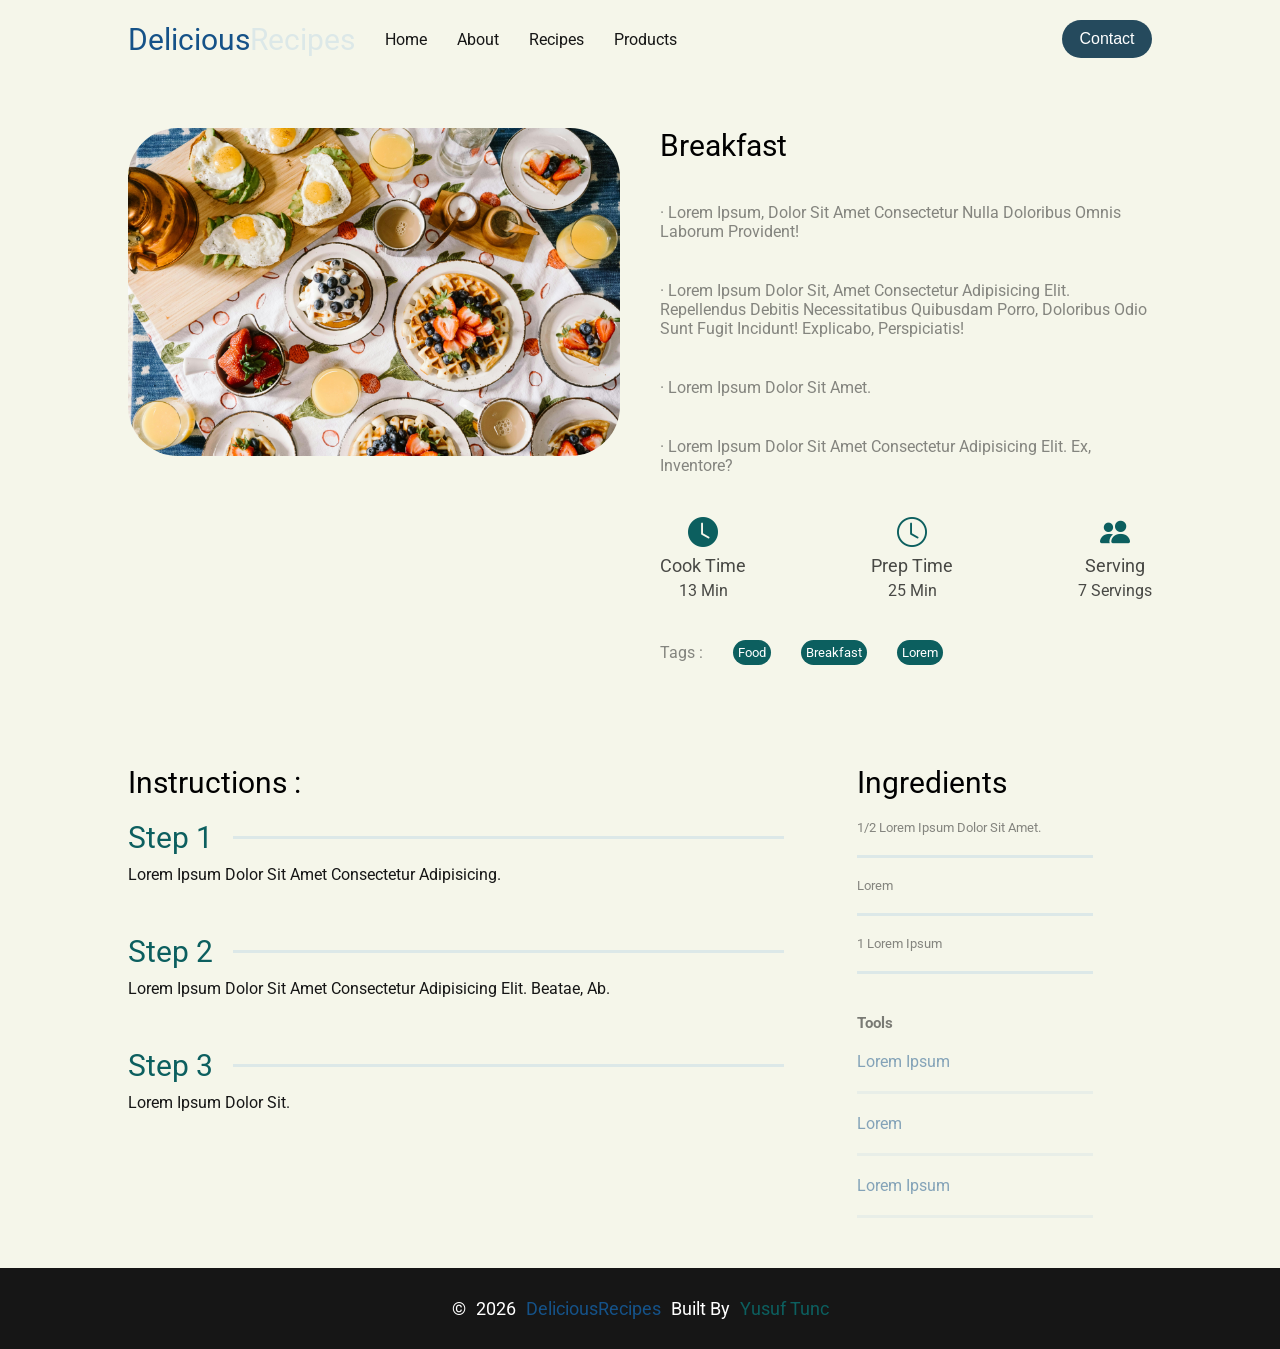
<file: Recipe-Website/Food's/break-4.html>
<!DOCTYPE html>
<html lang="en">

<head>
    <meta charset="UTF-8">
    <meta name="viewport" content="width=device-width, initial-scale=1.0">
    <title>Delicious Recipes | Food's </title>
    <!-- ? Css Add -->
    <link rel="stylesheet" href="../style/style.css">
    <!-- ? Css Add -->
    <!-- Favicon Add -->
    <link rel="shortcut icon" href="../images/logo.png" type="image/x-icon">
    <!-- Favicon Add -->
</head>

<body>

    <!--? Header And Navbar Start  -->
    <header>
        <nav class="navbar">
            <div class="nav-left-col">
                <a href="../index.html" id="logo"><span>Delicious<span>Recipes</span></span></a>
                <ul class="nav-left-col-items">
                    <li><a href="../index.html">Home</a></li>
                    <li><a href="../about.html">About</a></li>
                    <li><a href="../recipes.html">Recipes</a></li>
                    <li><a href="../products.html">Products</a></li>
                </ul>
            </div>
            <div class="nav-right-col">
                <a href="../contact.html"><button class="btn">Contact</button></a>
            </div>
            <a href="#" id="menu-click-list" class="bi bi-list"></a>
        </nav>
        <div class="menu-click-list-container">
            <ul class="menu-click-list-items">
                <li><a href="../index.html">Home</a></li>
                <li><a href="../about.html">About</a></li>
                <li><a href="../recipes.html">Recipes</a></li>
                <li><a href="../products.html">Products</a></li>
                <li><a href="../contact.html" class="btn">Contact</a></li>
            </ul>
        </div>
    </header>
    <!--? Header And Navbar End  -->

    <!--! Food Section Start  -->
<section class="single-recipe">
    <div class="single-recipe-head">
        <div class="single-recipe-hlcol">
            <img src="../images/assets/Breakfast/break-4.jpg" alt="foodimg">
        </div>
        <div class="single-recipe-hrcol">
            <h2>Breakfast</h2>
            <p>· Lorem ipsum, dolor sit amet consectetur Nulla doloribus omnis laborum provident!</p>
            <p>· Lorem ipsum dolor sit, amet consectetur adipisicing elit. Repellendus debitis necessitatibus quibusdam porro, doloribus odio sunt fugit incidunt! Explicabo, perspiciatis!</p>
            <p>· Lorem ipsum dolor sit amet.</p>
            <p>· Lorem ipsum dolor sit amet consectetur adipisicing elit. Ex, inventore?</p>
            <div class="recipe-info">
                <div class="info-items">
                    <i class="bi bi-clock-fill"></i>
                    <span>cook time</span>
                    <span>13 min</span>
                </div>
                <div class="info-items">
                    <i class="bi bi-clock"></i>
                    <span>prep time</span>
                    <span>25 min</span>
                </div>
                <div class="info-items">
                    <i class="bi bi-people-fill"></i>
                    <span>Serving</span>
                    <span>7 Servings</span>
                </div>
            </div>
            <div class="tags">
                <p>Tags :</p>
                <a href="#">Food</a>
                <a href="#">Breakfast</a>
                <a href="#">Lorem</a>
            </div>
        </div>
    </div>
    <div class="single-recipe-footer">
        <div class="single-recipe-flcol">
            <h3>Instructions :</h3>
         <div class="s-items-container">
            <div class="s-items">
                <div class="s-f-head">
                    <span>Step 1 </span>
                    <div class="line"></div>
                </div>
                <div class="s-footer">
                <p>Lorem ipsum dolor sit amet consectetur adipisicing.</p>
                </div>
              </div>
              <div class="s-items">
                <div class="s-f-head">
                    <span>Step 2 </span>
                    <div class="line"></div>
                </div>
                <div class="s-footer">
                <p>Lorem ipsum dolor sit amet consectetur adipisicing elit. Beatae, ab.</p>
                </div>
              </div>
              <div class="s-items">
                <div class="s-f-head">
                    <span>Step 3 </span>
                    <div class="line"></div>
                </div>
                <div class="s-footer">
                <p>Lorem ipsum dolor sit.</p>
                </div>
              </div>
         </div>
        </div>
        <div class="single-recipe-frcol">
            <div class="single-recipe-frcol-head">
                <h3>ingredients</h3>
                <p> 1/2 Lorem ipsum dolor sit amet.</p>
                <div class="line"></div>
                <p>  Lorem </p>
                <div class="line"></div>
                <p> 1 Lorem ipsum </p>
                <div class="line"></div>
            </div>
            <div class="single-recipe-frcol-footer">
                <h3>tools</h3>
                <p>Lorem ipsum</p>
                <div class="line"></div>
                <p>  Lorem </p>
                <div class="line"></div>
                <p>Lorem ipsum </p>
                <div class="line"></div>
            </div>
        </div>

    </div>
</section>
    <!--!  Food Section End  -->
    <!-- ? Footer Start -->
    <footer>
        <span>©</span><span id="date"></span><span><a href="../index.html">DeliciousRecipes</a></span><span>Built
            by</span><span><a href="https://github.com/YusufTncc" target="_blank">Yusuf Tunc</a></span>
    </footer>
    <!-- ? Footer End -->







    <!-- ! Js Codes İnsert -->
    <script src="../script/script.js"></script>
    <!-- ! Js Codes İnsert -->
</body>

</html>
</file>
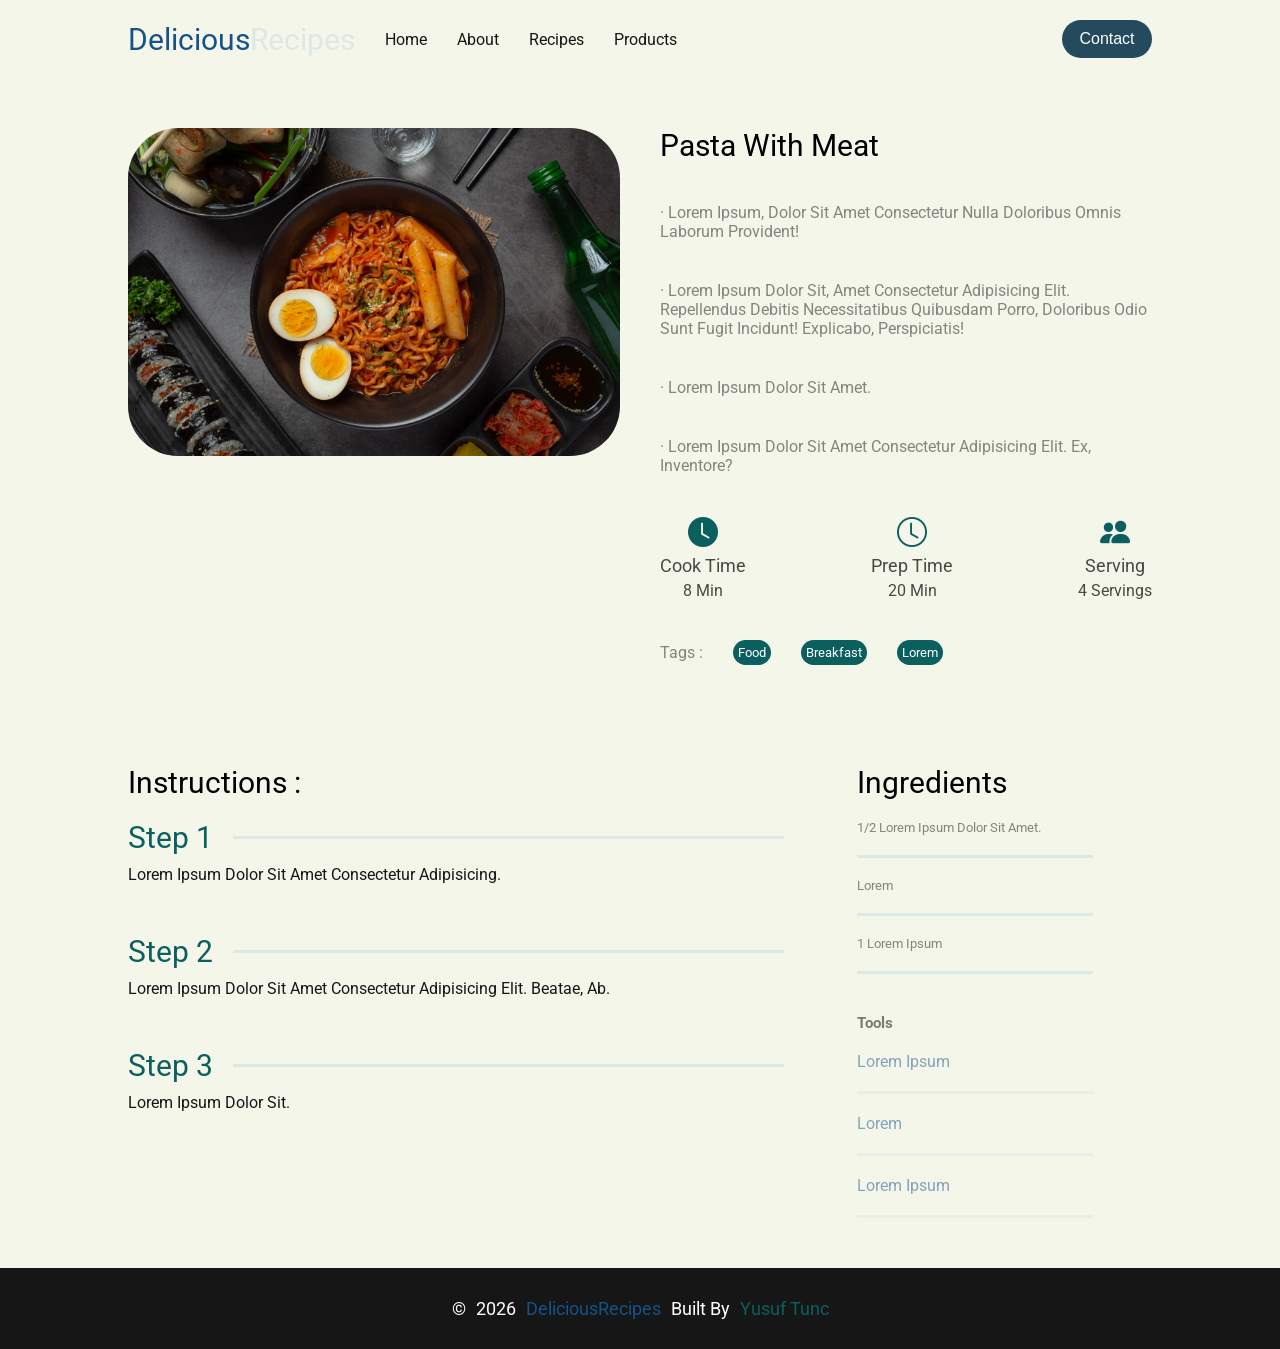
<file: Recipe-Website/Food's/food-1.html>
<!DOCTYPE html>
<html lang="en">

<head>
    <meta charset="UTF-8">
    <meta name="viewport" content="width=device-width, initial-scale=1.0">
    <title>Delicious Recipes | Food's </title>
    <!-- ? Css Add -->
    <link rel="stylesheet" href="../style/style.css">
    <!-- ? Css Add -->
    <!-- Favicon Add -->
    <link rel="shortcut icon" href="../images/logo.png" type="image/x-icon">
    <!-- Favicon Add -->
</head>

<body>

    <!--? Header And Navbar Start  -->
    <header>
        <nav class="navbar">
            <div class="nav-left-col">
                <a href="../index.html" id="logo"><span>Delicious<span>Recipes</span></span></a>
                <ul class="nav-left-col-items">
                    <li><a href="../index.html">Home</a></li>
                    <li><a href="../about.html">About</a></li>
                    <li><a href="../recipes.html">Recipes</a></li>
                    <li><a href="../products.html">Products</a></li>
                </ul>
            </div>
            <div class="nav-right-col">
                <a href="../contact.html"><button class="btn">Contact</button></a>
            </div>
            <a href="#" id="menu-click-list" class="bi bi-list"></a>
        </nav>
        <div class="menu-click-list-container">
            <ul class="menu-click-list-items">
                <li><a href="../index.html">Home</a></li>
                <li><a href="../about.html">About</a></li>
                <li><a href="../recipes.html">Recipes</a></li>
                <li><a href="../products.html">Products</a></li>
                <li><a href="../contact.html" class="btn">Contact</a></li>
            </ul>
        </div>
    </header>
    <!--? Header And Navbar End  -->

    <!--! Food Section Start  -->
<section class="single-recipe">
    <div class="single-recipe-head">
        <div class="single-recipe-hlcol">
            <img src="../images/assets/Main Foods/food-1.png" alt="foodimg">
        </div>
        <div class="single-recipe-hrcol">
            <h2>Pasta With Meat</h2>
            <p>· Lorem ipsum, dolor sit amet consectetur Nulla doloribus omnis laborum provident!</p>
            <p>· Lorem ipsum dolor sit, amet consectetur adipisicing elit. Repellendus debitis necessitatibus quibusdam porro, doloribus odio sunt fugit incidunt! Explicabo, perspiciatis!</p>
            <p>· Lorem ipsum dolor sit amet.</p>
            <p>· Lorem ipsum dolor sit amet consectetur adipisicing elit. Ex, inventore?</p>
            <div class="recipe-info">
                <div class="info-items">
                    <i class="bi bi-clock-fill"></i>
                    <span>cook time</span>
                    <span>8 min</span>
                </div>
                <div class="info-items">
                    <i class="bi bi-clock"></i>
                    <span>prep time</span>
                    <span>20 min</span>
                </div>
                <div class="info-items">
                    <i class="bi bi-people-fill"></i>
                    <span>Serving</span>
                    <span>4 Servings</span>
                </div>
            </div>
            <div class="tags">
                <p>Tags :</p>
                <a href="#">Food</a>
                <a href="#">Breakfast</a>
                <a href="#">Lorem</a>
            </div>
        </div>
    </div>
    <div class="single-recipe-footer">
        <div class="single-recipe-flcol">
            <h3>Instructions :</h3>
         <div class="s-items-container">
            <div class="s-items">
                <div class="s-f-head">
                    <span>Step 1 </span>
                    <div class="line"></div>
                </div>
                <div class="s-footer">
                <p>Lorem ipsum dolor sit amet consectetur adipisicing.</p>
                </div>
              </div>
              <div class="s-items">
                <div class="s-f-head">
                    <span>Step 2 </span>
                    <div class="line"></div>
                </div>
                <div class="s-footer">
                <p>Lorem ipsum dolor sit amet consectetur adipisicing elit. Beatae, ab.</p>
                </div>
              </div>
              <div class="s-items">
                <div class="s-f-head">
                    <span>Step 3 </span>
                    <div class="line"></div>
                </div>
                <div class="s-footer">
                <p>Lorem ipsum dolor sit.</p>
                </div>
              </div>
         </div>
        </div>
        <div class="single-recipe-frcol">
            <div class="single-recipe-frcol-head">
                <h3>ingredients</h3>
                <p> 1/2 Lorem ipsum dolor sit amet.</p>
                <div class="line"></div>
                <p>  Lorem </p>
                <div class="line"></div>
                <p> 1 Lorem ipsum </p>
                <div class="line"></div>
            </div>
            <div class="single-recipe-frcol-footer">
                <h3>tools</h3>
                <p>Lorem ipsum</p>
                <div class="line"></div>
                <p>  Lorem </p>
                <div class="line"></div>
                <p>Lorem ipsum </p>
                <div class="line"></div>
            </div>
        </div>

    </div>
</section>
    <!--!  Food Section End  -->
    <!-- ? Footer Start -->
    <footer>
        <span>©</span><span id="date"></span><span><a href="../index.html">DeliciousRecipes</a></span><span>Built
            by</span><span><a href="https://github.com/YusufTncc" target="_blank">Yusuf Tunc</a></span>
    </footer>
    <!-- ? Footer End -->







    <!-- ! Js Codes İnsert -->
    <script src="../script/script.js"></script>
    <!-- ! Js Codes İnsert -->
</body>

</html>
</file>
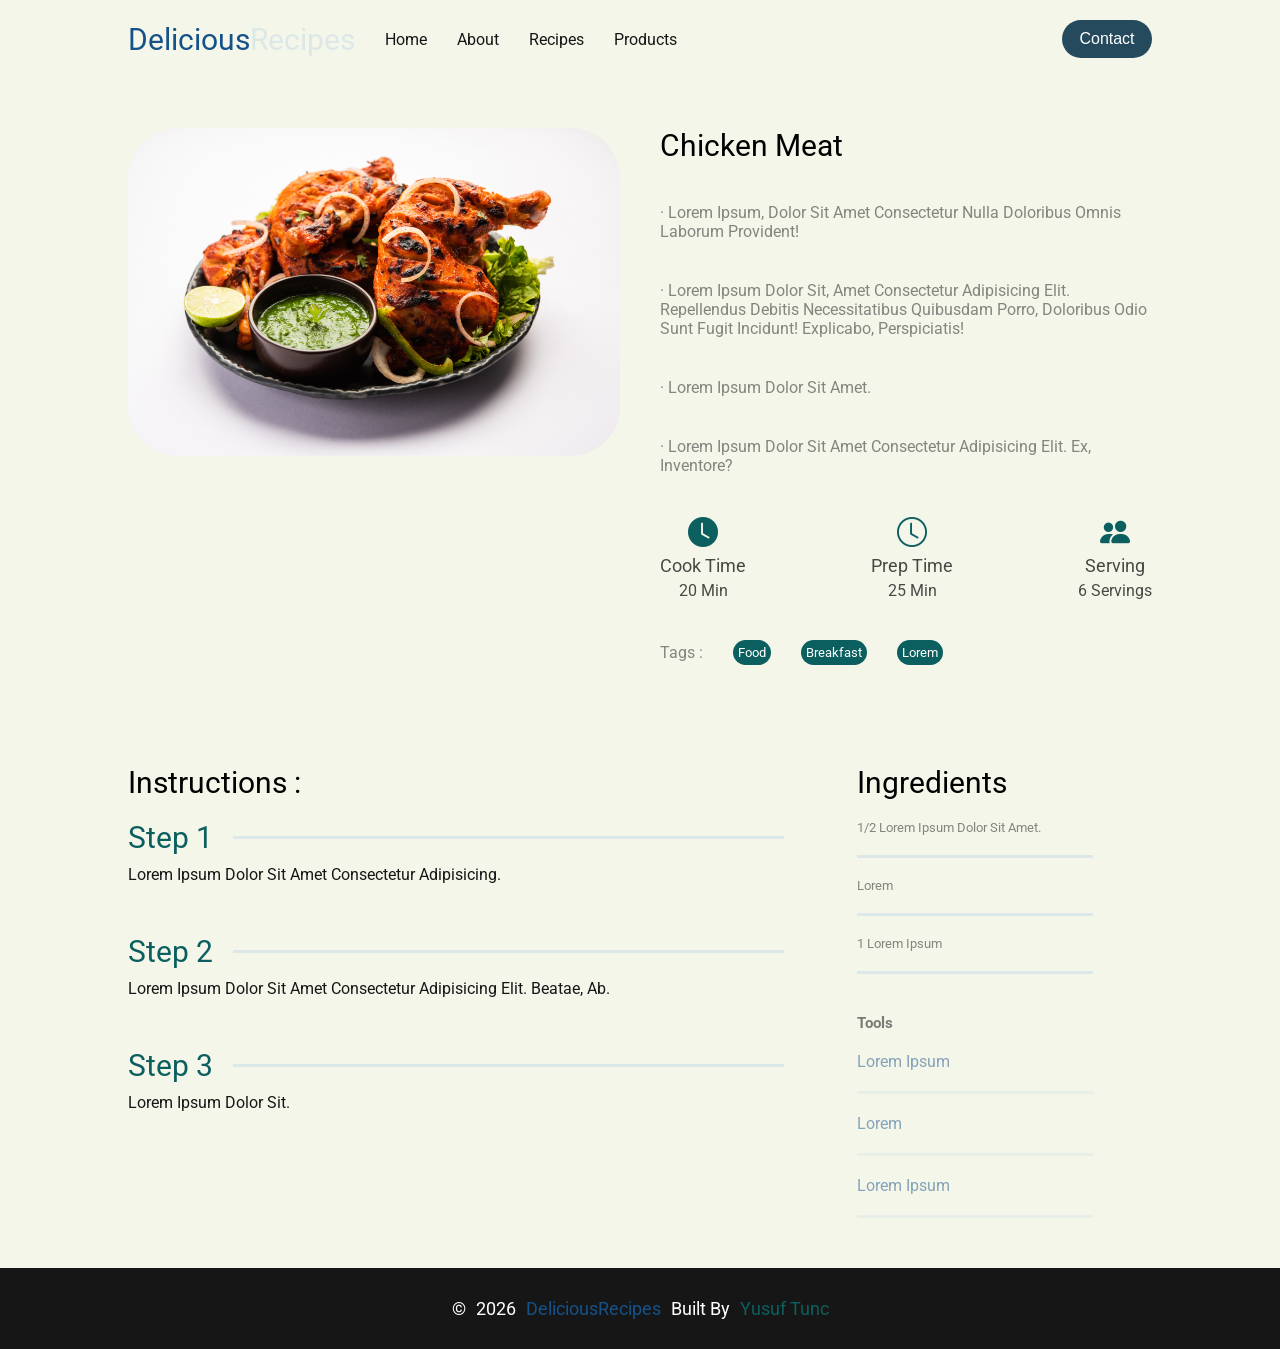
<file: Recipe-Website/Food's/food-2.html>
<!DOCTYPE html>
<html lang="en">

<head>
    <meta charset="UTF-8">
    <meta name="viewport" content="width=device-width, initial-scale=1.0">
    <title>Delicious Recipes | Food's </title>
    <!-- ? Css Add -->
    <link rel="stylesheet" href="../style/style.css">
    <!-- ? Css Add -->
    <!-- Favicon Add -->
    <link rel="shortcut icon" href="../images/logo.png" type="image/x-icon">
    <!-- Favicon Add -->
</head>

<body>

    <!--? Header And Navbar Start  -->
    <header>
        <nav class="navbar">
            <div class="nav-left-col">
                <a href="../index.html" id="logo"><span>Delicious<span>Recipes</span></span></a>
                <ul class="nav-left-col-items">
                    <li><a href="../index.html">Home</a></li>
                    <li><a href="../about.html">About</a></li>
                    <li><a href="../recipes.html">Recipes</a></li>
                    <li><a href="../products.html">Products</a></li>
                </ul>
            </div>
            <div class="nav-right-col">
                <a href="../contact.html"><button class="btn">Contact</button></a>
            </div>
            <a href="#" id="menu-click-list" class="bi bi-list"></a>
        </nav>
        <div class="menu-click-list-container">
            <ul class="menu-click-list-items">
                <li><a href="../index.html">Home</a></li>
                <li><a href="../about.html">About</a></li>
                <li><a href="../recipes.html">Recipes</a></li>
                <li><a href="../products.html">Products</a></li>
                <li><a href="../contact.html" class="btn">Contact</a></li>
            </ul>
        </div>
    </header>
    <!--? Header And Navbar End  -->

    <!--! Food Section Start  -->
<section class="single-recipe">
    <div class="single-recipe-head">
        <div class="single-recipe-hlcol">
            <img src="../images/assets/Main Foods/food-2.png" alt="foodimg">
        </div>
        <div class="single-recipe-hrcol">
            <h2>Chicken Meat</h2>
            <p>· Lorem ipsum, dolor sit amet consectetur Nulla doloribus omnis laborum provident!</p>
            <p>· Lorem ipsum dolor sit, amet consectetur adipisicing elit. Repellendus debitis necessitatibus quibusdam porro, doloribus odio sunt fugit incidunt! Explicabo, perspiciatis!</p>
            <p>· Lorem ipsum dolor sit amet.</p>
            <p>· Lorem ipsum dolor sit amet consectetur adipisicing elit. Ex, inventore?</p>
            <div class="recipe-info">
                <div class="info-items">
                    <i class="bi bi-clock-fill"></i>
                    <span>cook time</span>
                    <span>20 min</span>
                </div>
                <div class="info-items">
                    <i class="bi bi-clock"></i>
                    <span>prep time</span>
                    <span>25 min</span>
                </div>
                <div class="info-items">
                    <i class="bi bi-people-fill"></i>
                    <span>Serving</span>
                    <span>6 Servings</span>
                </div>
            </div>
            <div class="tags">
                <p>Tags :</p>
                <a href="#">Food</a>
                <a href="#">Breakfast</a>
                <a href="#">Lorem</a>
            </div>
        </div>
    </div>
    <div class="single-recipe-footer">
        <div class="single-recipe-flcol">
            <h3>Instructions :</h3>
         <div class="s-items-container">
            <div class="s-items">
                <div class="s-f-head">
                    <span>Step 1 </span>
                    <div class="line"></div>
                </div>
                <div class="s-footer">
                <p>Lorem ipsum dolor sit amet consectetur adipisicing.</p>
                </div>
              </div>
              <div class="s-items">
                <div class="s-f-head">
                    <span>Step 2 </span>
                    <div class="line"></div>
                </div>
                <div class="s-footer">
                <p>Lorem ipsum dolor sit amet consectetur adipisicing elit. Beatae, ab.</p>
                </div>
              </div>
              <div class="s-items">
                <div class="s-f-head">
                    <span>Step 3 </span>
                    <div class="line"></div>
                </div>
                <div class="s-footer">
                <p>Lorem ipsum dolor sit.</p>
                </div>
              </div>
         </div>
        </div>
        <div class="single-recipe-frcol">
            <div class="single-recipe-frcol-head">
                <h3>ingredients</h3>
                <p> 1/2 Lorem ipsum dolor sit amet.</p>
                <div class="line"></div>
                <p>  Lorem </p>
                <div class="line"></div>
                <p> 1 Lorem ipsum </p>
                <div class="line"></div>
            </div>
            <div class="single-recipe-frcol-footer">
                <h3>tools</h3>
                <p>Lorem ipsum</p>
                <div class="line"></div>
                <p>  Lorem </p>
                <div class="line"></div>
                <p>Lorem ipsum </p>
                <div class="line"></div>
            </div>
        </div>

    </div>
</section>
    <!--!  Food Section End  -->
    <!-- ? Footer Start -->
    <footer>
        <span>©</span><span id="date"></span><span><a href="../index.html">DeliciousRecipes</a></span><span>Built
            by</span><span><a href="https://github.com/YusufTncc" target="_blank">Yusuf Tunc</a></span>
    </footer>
    <!-- ? Footer End -->







    <!-- ! Js Codes İnsert -->
    <script src="../script/script.js"></script>
    <!-- ! Js Codes İnsert -->
</body>

</html>
</file>
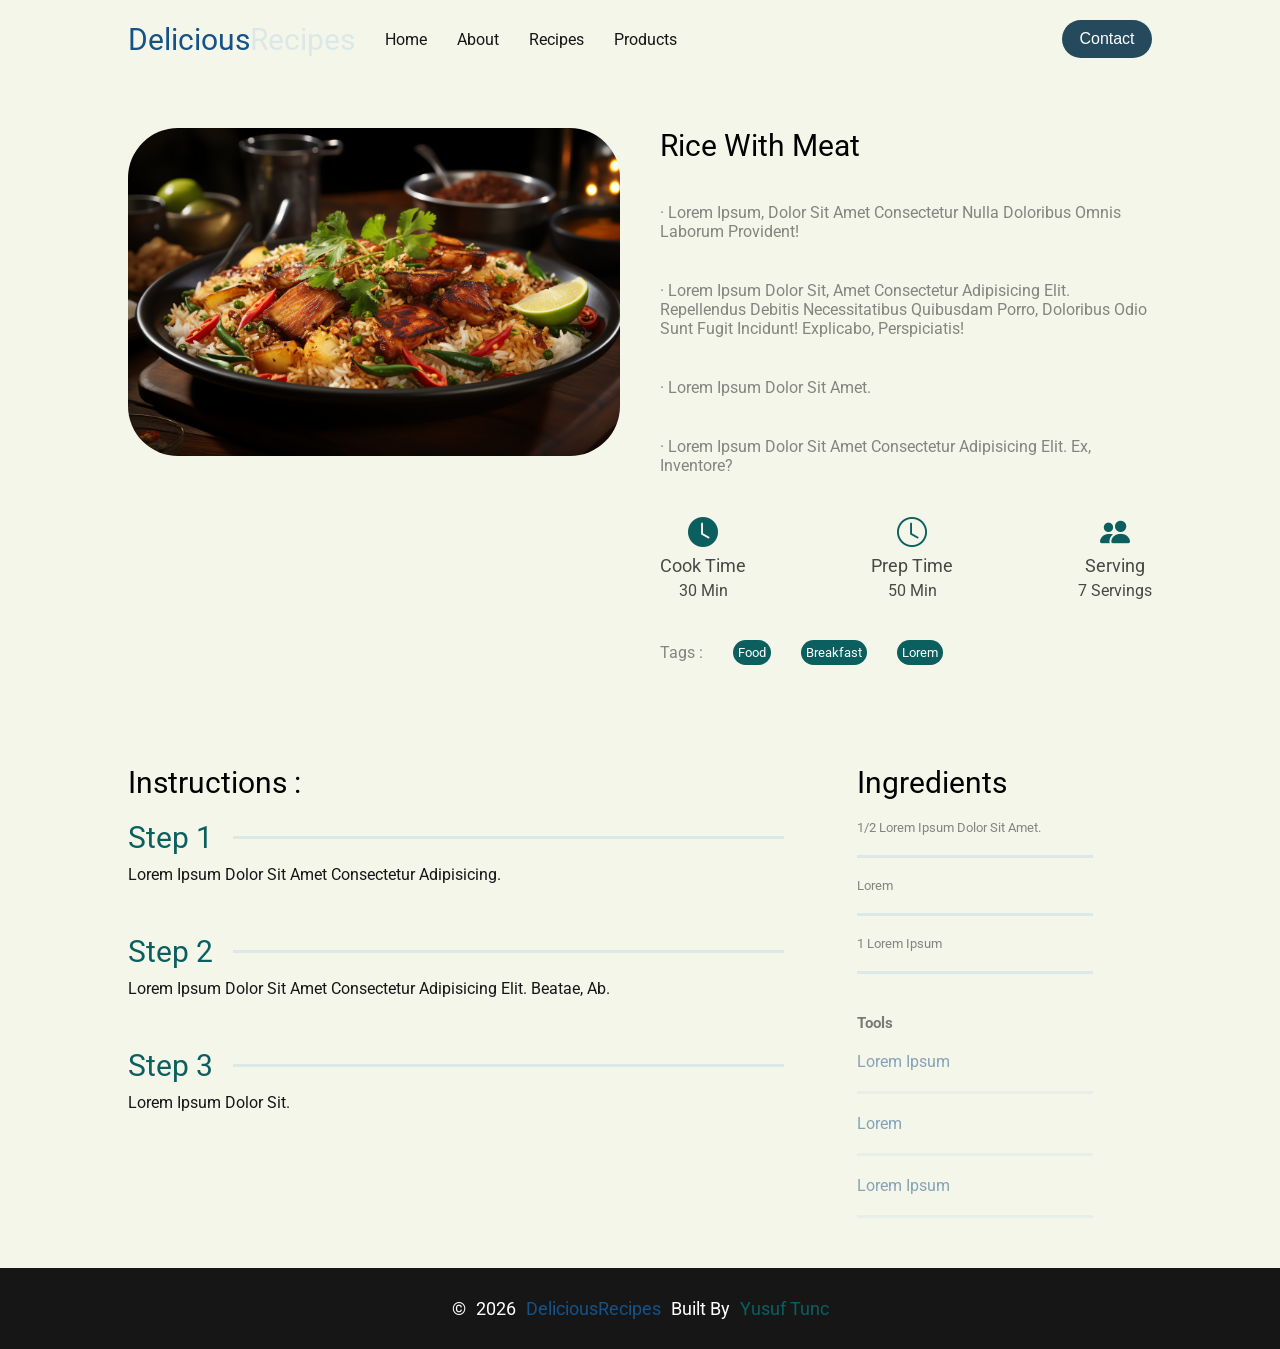
<file: Recipe-Website/Food's/food-3.html>
<!DOCTYPE html>
<html lang="en">

<head>
    <meta charset="UTF-8">
    <meta name="viewport" content="width=device-width, initial-scale=1.0">
    <title>Delicious Recipes | Food's </title>
    <!-- ? Css Add -->
    <link rel="stylesheet" href="../style/style.css">
    <!-- ? Css Add -->
    <!-- Favicon Add -->
    <link rel="shortcut icon" href="../images/logo.png" type="image/x-icon">
    <!-- Favicon Add -->
</head>

<body>

    <!--? Header And Navbar Start  -->
    <header>
        <nav class="navbar">
            <div class="nav-left-col">
                <a href="../index.html" id="logo"><span>Delicious<span>Recipes</span></span></a>
                <ul class="nav-left-col-items">
                    <li><a href="../index.html">Home</a></li>
                    <li><a href="../about.html">About</a></li>
                    <li><a href="../recipes.html">Recipes</a></li>
                    <li><a href="../products.html">Products</a></li>
                </ul>
            </div>
            <div class="nav-right-col">
                <a href="../contact.html"><button class="btn">Contact</button></a>
            </div>
            <a href="#" id="menu-click-list" class="bi bi-list"></a>
        </nav>
        <div class="menu-click-list-container">
            <ul class="menu-click-list-items">
                <li><a href="../index.html">Home</a></li>
                <li><a href="../about.html">About</a></li>
                <li><a href="../recipes.html">Recipes</a></li>
                <li><a href="../products.html">Products</a></li>
                <li><a href="../contact.html" class="btn">Contact</a></li>
            </ul>
        </div>
    </header>
    <!--? Header And Navbar End  -->

    <!--! Food Section Start  -->
<section class="single-recipe">
    <div class="single-recipe-head">
        <div class="single-recipe-hlcol">
            <img src="../images/assets/Main Foods/food-3.png" alt="foodimg">
        </div>
        <div class="single-recipe-hrcol">
            <h2>Rice With Meat</h2>
            <p>· Lorem ipsum, dolor sit amet consectetur Nulla doloribus omnis laborum provident!</p>
            <p>· Lorem ipsum dolor sit, amet consectetur adipisicing elit. Repellendus debitis necessitatibus quibusdam porro, doloribus odio sunt fugit incidunt! Explicabo, perspiciatis!</p>
            <p>· Lorem ipsum dolor sit amet.</p>
            <p>· Lorem ipsum dolor sit amet consectetur adipisicing elit. Ex, inventore?</p>
            <div class="recipe-info">
                <div class="info-items">
                    <i class="bi bi-clock-fill"></i>
                    <span>cook time</span>
                    <span>30 min</span>
                </div>
                <div class="info-items">
                    <i class="bi bi-clock"></i>
                    <span>prep time</span>
                    <span>50 min</span>
                </div>
                <div class="info-items">
                    <i class="bi bi-people-fill"></i>
                    <span>Serving</span>
                    <span>7 Servings</span>
                </div>
            </div>
            <div class="tags">
                <p>Tags :</p>
                <a href="#">Food</a>
                <a href="#">Breakfast</a>
                <a href="#">Lorem</a>
            </div>
        </div>
    </div>
    <div class="single-recipe-footer">
        <div class="single-recipe-flcol">
            <h3>Instructions :</h3>
         <div class="s-items-container">
            <div class="s-items">
                <div class="s-f-head">
                    <span>Step 1 </span>
                    <div class="line"></div>
                </div>
                <div class="s-footer">
                <p>Lorem ipsum dolor sit amet consectetur adipisicing.</p>
                </div>
              </div>
              <div class="s-items">
                <div class="s-f-head">
                    <span>Step 2 </span>
                    <div class="line"></div>
                </div>
                <div class="s-footer">
                <p>Lorem ipsum dolor sit amet consectetur adipisicing elit. Beatae, ab.</p>
                </div>
              </div>
              <div class="s-items">
                <div class="s-f-head">
                    <span>Step 3 </span>
                    <div class="line"></div>
                </div>
                <div class="s-footer">
                <p>Lorem ipsum dolor sit.</p>
                </div>
              </div>
         </div>
        </div>
        <div class="single-recipe-frcol">
            <div class="single-recipe-frcol-head">
                <h3>ingredients</h3>
                <p> 1/2 Lorem ipsum dolor sit amet.</p>
                <div class="line"></div>
                <p>  Lorem </p>
                <div class="line"></div>
                <p> 1 Lorem ipsum </p>
                <div class="line"></div>
            </div>
            <div class="single-recipe-frcol-footer">
                <h3>tools</h3>
                <p>Lorem ipsum</p>
                <div class="line"></div>
                <p>  Lorem </p>
                <div class="line"></div>
                <p>Lorem ipsum </p>
                <div class="line"></div>
            </div>
        </div>

    </div>
</section>
    <!--!  Food Section End  -->
    <!-- ? Footer Start -->
    <footer>
        <span>©</span><span id="date"></span><span><a href="../index.html">DeliciousRecipes</a></span><span>Built
            by</span><span><a href="https://github.com/YusufTncc" target="_blank">Yusuf Tunc</a></span>
    </footer>
    <!-- ? Footer End -->







    <!-- ! Js Codes İnsert -->
    <script src="../script/script.js"></script>
    <!-- ! Js Codes İnsert -->
</body>

</html>
</file>
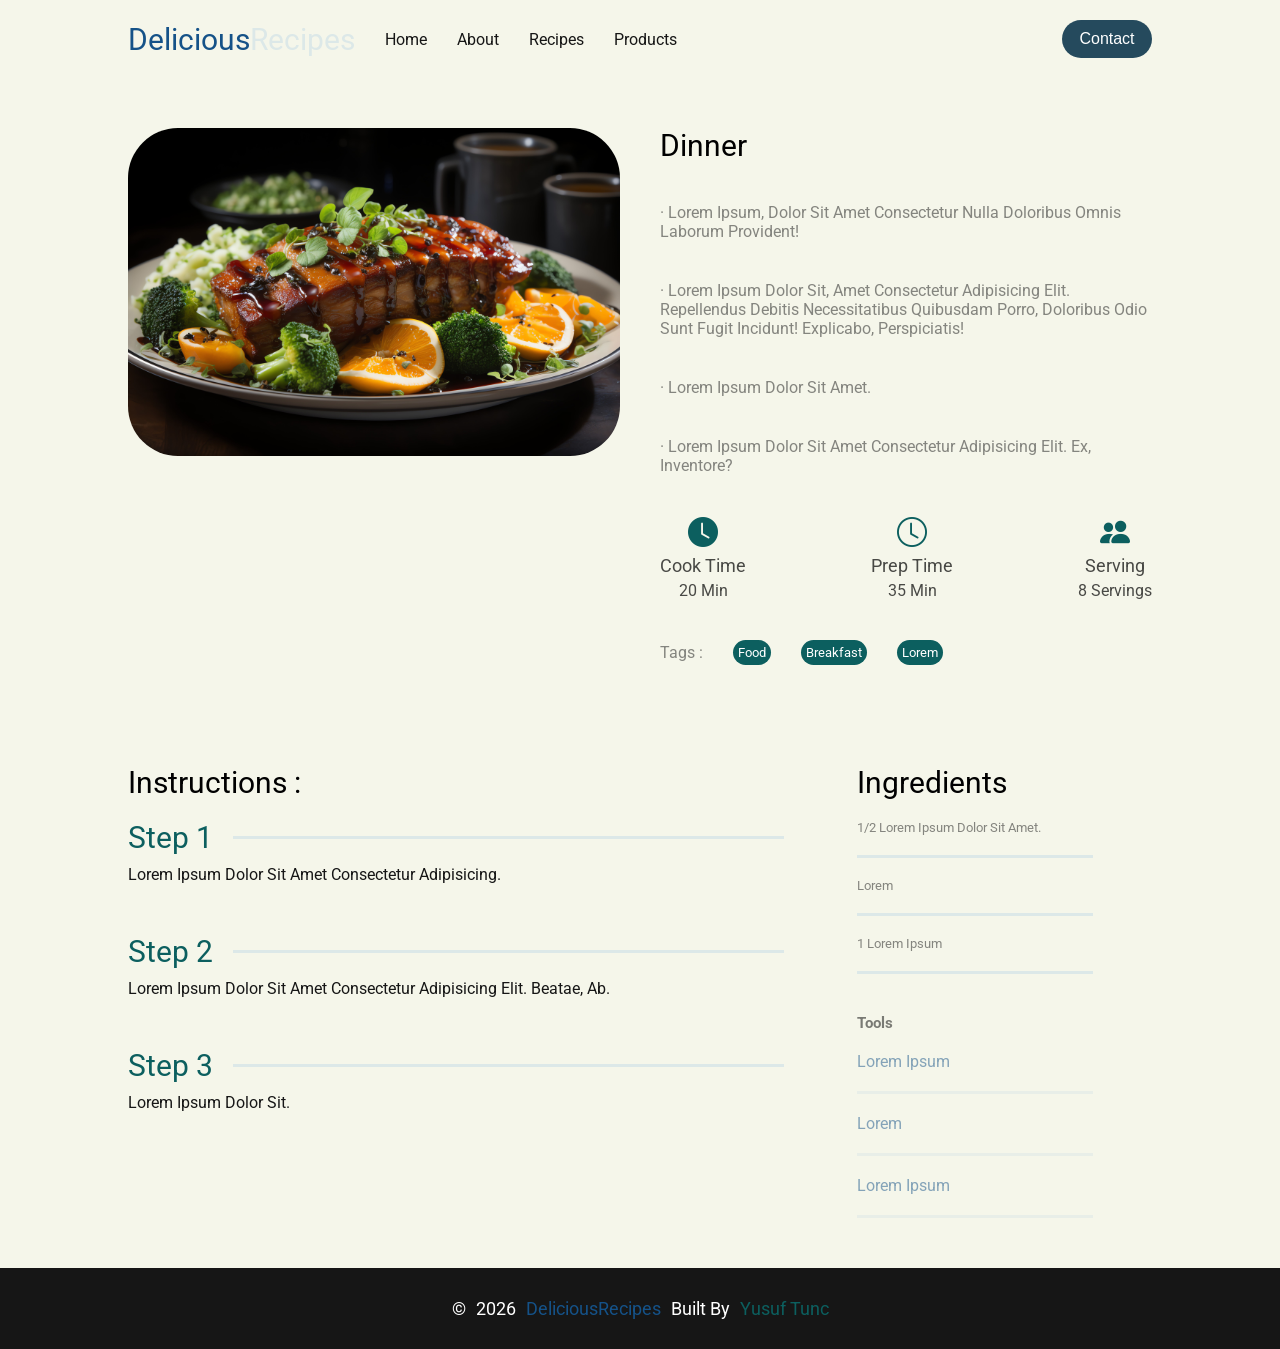
<file: Recipe-Website/Food's/food-4.html>
<!DOCTYPE html>
<html lang="en">

<head>
    <meta charset="UTF-8">
    <meta name="viewport" content="width=device-width, initial-scale=1.0">
    <title>Delicious Recipes | Food's </title>
    <!-- ? Css Add -->
    <link rel="stylesheet" href="../style/style.css">
    <!-- ? Css Add -->
    <!-- Favicon Add -->
    <link rel="shortcut icon" href="../images/logo.png" type="image/x-icon">
    <!-- Favicon Add -->
</head>

<body>

    <!--? Header And Navbar Start  -->
    <header>
        <nav class="navbar">
            <div class="nav-left-col">
                <a href="../index.html" id="logo"><span>Delicious<span>Recipes</span></span></a>
                <ul class="nav-left-col-items">
                    <li><a href="../index.html">Home</a></li>
                    <li><a href="../about.html">About</a></li>
                    <li><a href="../recipes.html">Recipes</a></li>
                    <li><a href="../products.html">Products</a></li>
                </ul>
            </div>
            <div class="nav-right-col">
                <a href="../contact.html"><button class="btn">Contact</button></a>
            </div>
            <a href="#" id="menu-click-list" class="bi bi-list"></a>
        </nav>
        <div class="menu-click-list-container">
            <ul class="menu-click-list-items">
                <li><a href="../index.html">Home</a></li>
                <li><a href="../about.html">About</a></li>
                <li><a href="../recipes.html">Recipes</a></li>
                <li><a href="../products.html">Products</a></li>
                <li><a href="../contact.html" class="btn">Contact</a></li>
            </ul>
        </div>
    </header>
    <!--? Header And Navbar End  -->

    <!--! Food Section Start  -->
<section class="single-recipe">
    <div class="single-recipe-head">
        <div class="single-recipe-hlcol">
            <img src="../images/assets/Main Foods/food-4.png" alt="foodimg">
        </div>
        <div class="single-recipe-hrcol">
            <h2>Dinner</h2>
            <p>· Lorem ipsum, dolor sit amet consectetur Nulla doloribus omnis laborum provident!</p>
            <p>· Lorem ipsum dolor sit, amet consectetur adipisicing elit. Repellendus debitis necessitatibus quibusdam porro, doloribus odio sunt fugit incidunt! Explicabo, perspiciatis!</p>
            <p>· Lorem ipsum dolor sit amet.</p>
            <p>· Lorem ipsum dolor sit amet consectetur adipisicing elit. Ex, inventore?</p>
            <div class="recipe-info">
                <div class="info-items">
                    <i class="bi bi-clock-fill"></i>
                    <span>cook time</span>
                    <span>20 min</span>
                </div>
                <div class="info-items">
                    <i class="bi bi-clock"></i>
                    <span>prep time</span>
                    <span>35 min</span>
                </div>
                <div class="info-items">
                    <i class="bi bi-people-fill"></i>
                    <span>Serving</span>
                    <span>8 Servings</span>
                </div>
            </div>
            <div class="tags">
                <p>Tags :</p>
                <a href="#">Food</a>
                <a href="#">Breakfast</a>
                <a href="#">Lorem</a>
            </div>
        </div>
    </div>
    <div class="single-recipe-footer">
        <div class="single-recipe-flcol">
            <h3>Instructions :</h3>
         <div class="s-items-container">
            <div class="s-items">
                <div class="s-f-head">
                    <span>Step 1 </span>
                    <div class="line"></div>
                </div>
                <div class="s-footer">
                <p>Lorem ipsum dolor sit amet consectetur adipisicing.</p>
                </div>
              </div>
              <div class="s-items">
                <div class="s-f-head">
                    <span>Step 2 </span>
                    <div class="line"></div>
                </div>
                <div class="s-footer">
                <p>Lorem ipsum dolor sit amet consectetur adipisicing elit. Beatae, ab.</p>
                </div>
              </div>
              <div class="s-items">
                <div class="s-f-head">
                    <span>Step 3 </span>
                    <div class="line"></div>
                </div>
                <div class="s-footer">
                <p>Lorem ipsum dolor sit.</p>
                </div>
              </div>
         </div>
        </div>
        <div class="single-recipe-frcol">
            <div class="single-recipe-frcol-head">
                <h3>ingredients</h3>
                <p> 1/2 Lorem ipsum dolor sit amet.</p>
                <div class="line"></div>
                <p>  Lorem </p>
                <div class="line"></div>
                <p> 1 Lorem ipsum </p>
                <div class="line"></div>
            </div>
            <div class="single-recipe-frcol-footer">
                <h3>tools</h3>
                <p>Lorem ipsum</p>
                <div class="line"></div>
                <p>  Lorem </p>
                <div class="line"></div>
                <p>Lorem ipsum </p>
                <div class="line"></div>
            </div>
        </div>

    </div>
</section>
    <!--!  Food Section End  -->
    <!-- ? Footer Start -->
    <footer>
        <span>©</span><span id="date"></span><span><a href="../index.html">DeliciousRecipes</a></span><span>Built
            by</span><span><a href="https://github.com/YusufTncc" target="_blank">Yusuf Tunc</a></span>
    </footer>
    <!-- ? Footer End -->







    <!-- ! Js Codes İnsert -->
    <script src="../script/script.js"></script>
    <!-- ! Js Codes İnsert -->
</body>

</html>
</file>
<file: Recipe-Website/style/style.css>
/* ! Font Addition */
@import url('https://fonts.googleapis.com/css2?family=Roboto:ital,wght@0,100..900;1,100..900&display=swap');
/* ! Font Addition */

/* ? İcon Addition */
@import url("https://cdn.jsdelivr.net/npm/bootstrap-icons@1.11.3/font/bootstrap-icons.min.css");
/* ? İcon Addition */

/* Variables (Color,Shadows,Font-Size..) */

:root {
    /* Colors */
    --primary-color: rgb(245, 246, 234);
    --second-color: rgb(12, 95, 95);
    --third-color: rgb(21, 82, 136);
    --color-4: rgb(37, 74, 93);
    --color-5: rgb(220, 232, 232);
    --color-6: #fff;
    --color-7: #161616;
    /* Colors */

    /* Shadow's */
    --text-shadow: .5rem .5rem .5rem rgba(0, 0, 0, 0.5);
    --box-shadow: 0 0 .5rem rgba(0, 0, 0, 0.5);
    /* Shadow's */

    /* Font Size's */
    --big-font: 6.4rem;
    --bm-font: 3rem;
    --mid-font: 1.8rem;
    --small-font: 1.6rem;
    --vsmall-font: 1.32rem;
    /* Font Size's */

}
/* Variables (Color,Shadows..) */

/* ? Scroll Bar */
::-webkit-scrollbar {
    width: .8rem;
  }
  
  ::-webkit-scrollbar-track {
    background: var(--second-color);
  }
  
  ::-webkit-scrollbar-thumb {
    background: var(--color-5);
  }
  
/* ? Scroll Bar */

/* ! Reset and Main Css Setting's */
* {
    margin: 0;
    padding: 0;
    list-style-type: none;
    text-decoration: none;
    overflow-x: hidden;
    transition: .6s;
    text-transform: capitalize;
}

html {
    font-size: 62.5%;
}

body {
    font-family: "Roboto", sans-serif;
    font-optical-sizing: auto;
    font-style: normal;
    font-variation-settings:
        "wdth" 100;
    background-color: var(--primary-color);
}

p,
a {
    font-size: var(--small-font);
    font-weight: 400;
    color: var(--color-7);
}

.btn {
    padding: 1rem;
    width: 9rem;
    border: none;
    outline: none;
    cursor: pointer;
    background-color: var(--color-4);
    color: var(--color-6);
    border-radius: 2rem;
    font-size: var(--small-font);
}

.active {
    color: var(--third-color);
}

/* ! Reset and Main Css Setting's */

/* ? Navbar Css Start */
.navbar {
    display: flex;
    justify-content: space-between;
    align-items: center;
    padding: 2rem 10%;
}

.nav-left-col {
    display: flex;
    align-items: center;
    justify-content: center;
    gap: 3rem;
}

.nav-left-col-items {
    display: flex;
    align-items: center;
    justify-content: center;
    gap: 3rem;
}

.nav-left-col span {
    color: var(--third-color);
    font-size: var(--bm-font);
}

.nav-left-col span span {
    color: var(--color-5);
}

.nav-left-col-items a:hover {
    color: var(--third-color);
}

#menu-click-list {
    display: none;
    font-size: var(--bm-font);
    background-color: var(--second-color);
    color: var(--color-6);
    width: 5rem;
    text-align: center;
    border-radius: 1rem;
}


.menu-click-list-container {
    display: none;
    padding: 3rem 10%;
    transition: .2s;
}

.menu-open {
    display: block;
}

.menu-click-list-items {
    display: flex;
    flex-direction: column;
    justify-content: center;
    align-items: center;
}

.menu-click-list-items li a {
    display: block;
    padding: 2rem;
}

.menu-click-list-items li {
    width: 100%;
    text-align: center;
    align-items: center;
    box-shadow: var(--box-shadow);
}

.menu-click-list-items li:nth-child(5) {
    display: flex;
    justify-content: center;

}

.menu-click-list-items a:hover {
    background-color: var(--second-color);
    color: #fff;
}

/* ? Navbar Css End */

/* ! Main Content Css Start */
section,
main {
    padding: 5rem 10%;
}

.main-image {
    display: flex;
    flex-direction: column;
    justify-content: center;
    align-items: center;
    text-align: center;
    width: 100%;
    height: 35rem;
    background-image: url("../images/recipe-main.png");
    background-size: cover;
    background-repeat: no-repeat;
    border-radius: 1.5rem;
}

.main-image a {
    color: var(--primary-color);
    font-size: var(--bm-font);
}

.main-container {
    display: flex;
    flex-direction: row-reverse;
    gap: 4rem;
    padding: 4% 0;
}

.main-info {
    display: flex;
    flex-direction: column;
    gap: 2rem;
}

.main-info h3 {
    font-size: var(--mid-font);
}

.main-info-items {
    display: flex;
    flex-direction: column;
    gap: 1rem;
}

.main-content {
    width: 100%;
    display: grid;
    grid-template-columns: repeat(auto-fit, minmax(250px, 1fr));
    gap: 2rem;
}

.main-content img {
    width: 310px;
    height: 200px;
}

.card a {
    display: flex;
    flex-direction: column;
    gap: 1.5rem;
}

.food-name {
    display: flex;
    flex-direction: column;
    gap: 1rem;
}

.food-name span {
    font-weight: bold;
    font-size: var(--mid-font);
}

.food-name p {
    opacity: .5;
}

/* ! Main Content Css End */


/* ? About Section Start */
.about {
    display: flex;
    flex-direction: column;
    gap: 6rem;
}

.section-container {
    display: flex;
}

.section-left-col {
    display: flex;
    flex-direction: column;
    gap: 3rem;
    justify-content: flex-start;
    align-items: flex-start;
    width: 50%;
}

.section-left-col h2 {
    font-weight: 400;
    font-size: var(--big-font);
}

.section-left-col p {
    opacity: .5;
}

.section-left-col .btn {
    text-align: center;
}

.section-right-col {
    width: 50%;
}

.section-right-col img {
    width: 100%;
}

.about-footer {
    text-align: center;
}

.about-footer h2 {
    font-size: 4rem;
    font-weight: 300;
}

/* ? About Section End */
/* ! Contact Section Start */
form {
    display: flex;
    flex-direction: column;
    justify-content: flex-start;
    gap: 2rem;
    font-size: var(--small-font);
    color: var(--third-color);
    background-color: var(--color-5);
    padding: 5rem;
    border-radius: 2rem;
}

input {
    border: none;
    outline: none;
    padding: 1rem;
    border-radius: 2rem;
}

textarea {
    border-radius: 2rem;
    padding: 1rem;
    height: 11rem;
    border: none;
    outline: none;
    resize: none;
}

form .btn {
    background-color: var(--second-color);
    width: 100%;
    height: 5rem;
}

.contact-section-footer {
    display: flex;
    flex-direction: column;
    gap: 3rem;
    text-align: center;
    background-color: var(--second-color);
    color: var(--color-6);
    border-radius: 2rem;
    padding: 4rem;
    margin-top: 5rem;
}

.contact-section-footer h2 {
    font-weight: 400;
    font-size: var(--bm-font);
}

/* ! Contact Section End */
/* Recipes Section Start */
#recipes-main-container .main-info {
    width: 15%;
}

#recipes-main-container .main-info h3 {
    font-size: 2.5rem;
}

/* Recipes Section End */
/* ! Product Section Start */
.products-card-container {
    display: flex;
    gap: 1rem;
    padding-top: 6%;
}

.pcard {
    display: flex;
    flex-direction: column;
    gap: 25rem;
    border-radius: 5rem;
    padding: 6rem;
    color: var(--color-6);
}

.pcard-head h2 {
    color: var(--color-6);
    font-weight: 400;
    font-size: 4rem;
}

.pcard-footer {
    display: flex;
    align-items: center;
    gap: 8rem;
}

.pcard-footer-btn {
    width: 6rem;
    height: 6rem;
    color: var(--color-6);
    background-color: transparent;
    border: 1px solid var(--color-6);
    border-radius: 50%;
    cursor: pointer;
}

.pcard-fcontent {
    display: flex;
    flex-direction: column;
    gap: 1rem;
}

.pcard-fcontent p {
    color: var(--color-6);
    font-size: var(--mid-font);
}

.pcard-fcontent span {
    font-size: var(--mid-font);
    opacity: .5;
}

.pcard1 {
    box-shadow: var(--box-shadow);
    background-repeat: no-repeat;
    background-image: url("../images/assets/Breakfast/break-2.jpg");
    background-position: center;
    background-size: cover;
}

.pcard2 {
    box-shadow: var(--box-shadow);
    background-repeat: no-repeat;
    background-image: url("../images/assets/Main Foods/food-3.png");
    background-position: center;
    background-size: cover;
}

.pcard3 {
    box-shadow: var(--box-shadow);
    background-repeat: no-repeat;
    background-image: url("../images/assets/Main Foods/food-1.png");
    background-position: center;
    background-size: cover;
}

.pcard:hover {
    transform: scale(1.05);
}

/* ! Product Section End */
/* Single Recipe's Section Start */

.single-recipe {
    display: flex;
    flex-direction: column;
    gap: 10rem;
}

.single-recipe-head {
    display: flex;
    gap: 4rem;
}

.single-recipe-hlcol {
    width: 50%;
}

.single-recipe-hlcol img {
    width: 100%;
    border-radius: 5rem;
}

.single-recipe-hrcol {
    display: flex;
    flex-direction: column;
    gap: 4rem;
    width: 50%;
}

.single-recipe-hrcol h2 {
    font-size: var(--bm-font);
    font-weight: 400;
}

.single-recipe-hrcol p {
    opacity: .5;
}

.recipe-info {
    display: flex;
    justify-content: space-between;
}

.info-items {
    display: flex;
    flex-direction: column;
    align-items: center;
    justify-content: center;
    text-align: center;
    gap: .5rem;
}

.info-items i {
    font-size: var(--bm-font);
    color: var(--second-color);
}

.info-items span {
    opacity: .7;
}

.info-items span:nth-child(2) {
    font-size: var(--mid-font);
}

.info-items span:last-child {
    font-size: var(--small-font);
}

.tags {
    display: flex;
    align-items: center;
    gap: 3rem;
}

.tags a {
    padding: .5rem;
    border-radius: 4rem;
    color: var(--color-6);
    background-color: var(--second-color);
    font-size: var(--vsmall-font);
}

.single-recipe-footer {
    display: flex;
    gap: 4rem;
}

.single-recipe-flcol {
    display: flex;
    flex-direction: column;
    gap: 2rem;
}

.single-recipe-flcol h3 {
    font-size: var(--bm-font);
    font-weight: 400;
}

.s-items-container {
    display: flex;
    flex-direction: column;
    gap: 5rem;
}

.single-recipe-flcol {
    width: 70%;
}

.single-recipe-frcol {
    width: 30%;
}

.s-f-head {
    display: flex;
    align-items: center;
    gap: 2rem;

}

.s-f-head span {
    color: var(--second-color);
    font-size: var(--bm-font);
}

.line {
    width: 80%;
    border-bottom: .3rem solid var(--color-5);
}

.s-items {
    display: flex;
    flex-direction: column;
    gap: 1rem;
}

.single-recipe-frcol {
    display: flex;
    flex-direction: column;
    gap: 4rem;
}

.single-recipe-frcol-footer,
.single-recipe-frcol-head {
    display: flex;
    flex-direction: column;
    gap: 2rem;
}

.single-recipe-frcol-footer,
.single-recipe-frcol-head h3 {
    font-size: var(--bm-font);
    font-weight: 400;
}

.single-recipe-frcol-footer,
.single-recipe-frcol-head p {
    font-size: var(--vsmall-font);
    opacity: .5;
}

.single-recipe-frcol-footer p {
    color: var(--third-color);
}

/* Single Recipe's Section End */
/* ?Footer Css Start */
footer {
    background-color: var(--color-7);
    color: var(--color-6);
    padding: 3rem;
    font-size: var(--mid-font);
    display: flex;
    justify-content: center;
    gap: 1rem;
}

footer span:nth-child(3) a {
    font-size: var(--mid-font);
    color: var(--third-color);
}

footer span:nth-child(5) a {
    font-size: var(--mid-font);
    color: var(--second-color);
}

/* ?Footer Css End */

/* ! Resposive Css Start */
@media(max-width:1200px) {
    .section-container {
        flex-direction: column;
        gap: 4rem;
    }

    .section-right-col,
    .section-left-col {
        width: 100%;
    }

    .products-card-container {
        flex-wrap: wrap;
    }

    .single-recipe-head {
        flex-direction: column;
    }

    .single-recipe-hrcol,
    .single-recipe-hlcol {
        width: 100%;
    }

    .single-recipe-footer {
        flex-direction: column;
    }

    .single-recipe-flcol,
    .single-recipe-frcol {
        width: 100%;
    }

}

@media(max-width:1050px) {

    .main-image h1,
    h2 {
        font-size: 4.8rem;
    }
}

@media(min-width:1000px) {
    .menu-click-list-container {
        display: none;
    }
}

@media(max-width:1000px) {

    .main-image h1,
    h2 {
        font-size: 3.6rem;
    }

    .nav-left-col-items,
    .nav-right-col {
        display: none;
    }

    #menu-click-list {
        display: block;
    }

    #recipes-main-container {
        display: flex;
        flex-direction: column-reverse;
    }

    #recipes-main-container .main-info {
        width: 100%;
    }

    #recipes-main-container .main-info h3 {
        font-size: var(--bm-font);
    }

    .main-container {
        display: flex;
        flex-direction: column;
    }

    .main-content {
        grid-template-columns: repeat(2, 1fr);
    }

    .main-info {
        display: flex;
        flex-direction: row;
    }
}

@media(max-width:670px) {
    .main-content {
        grid-template-columns: 1fr;
    }

    .main-content img {
        width: 100%;
        height: 200px;
    }

    .main-image h1,
    h2 {
        font-size: 3rem;
    }
}

/* ! Resposive Css End */
</file>
